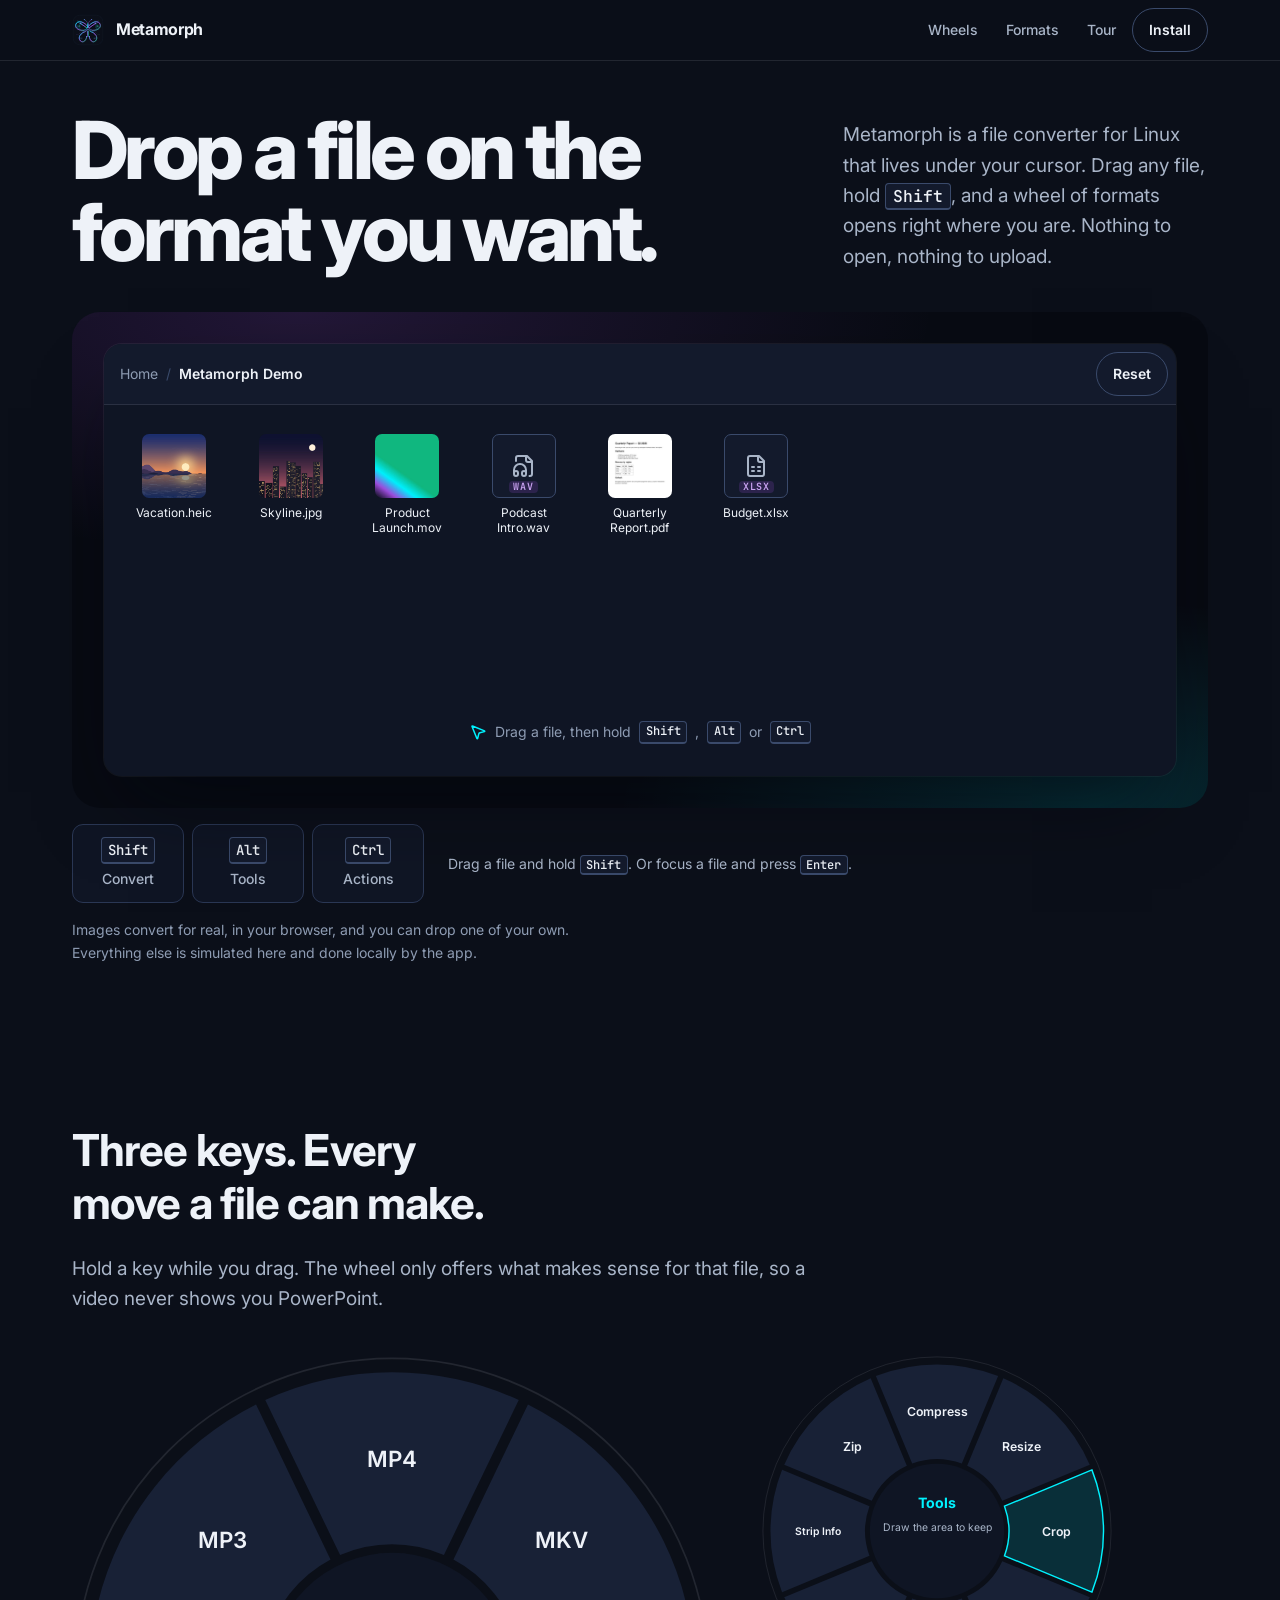
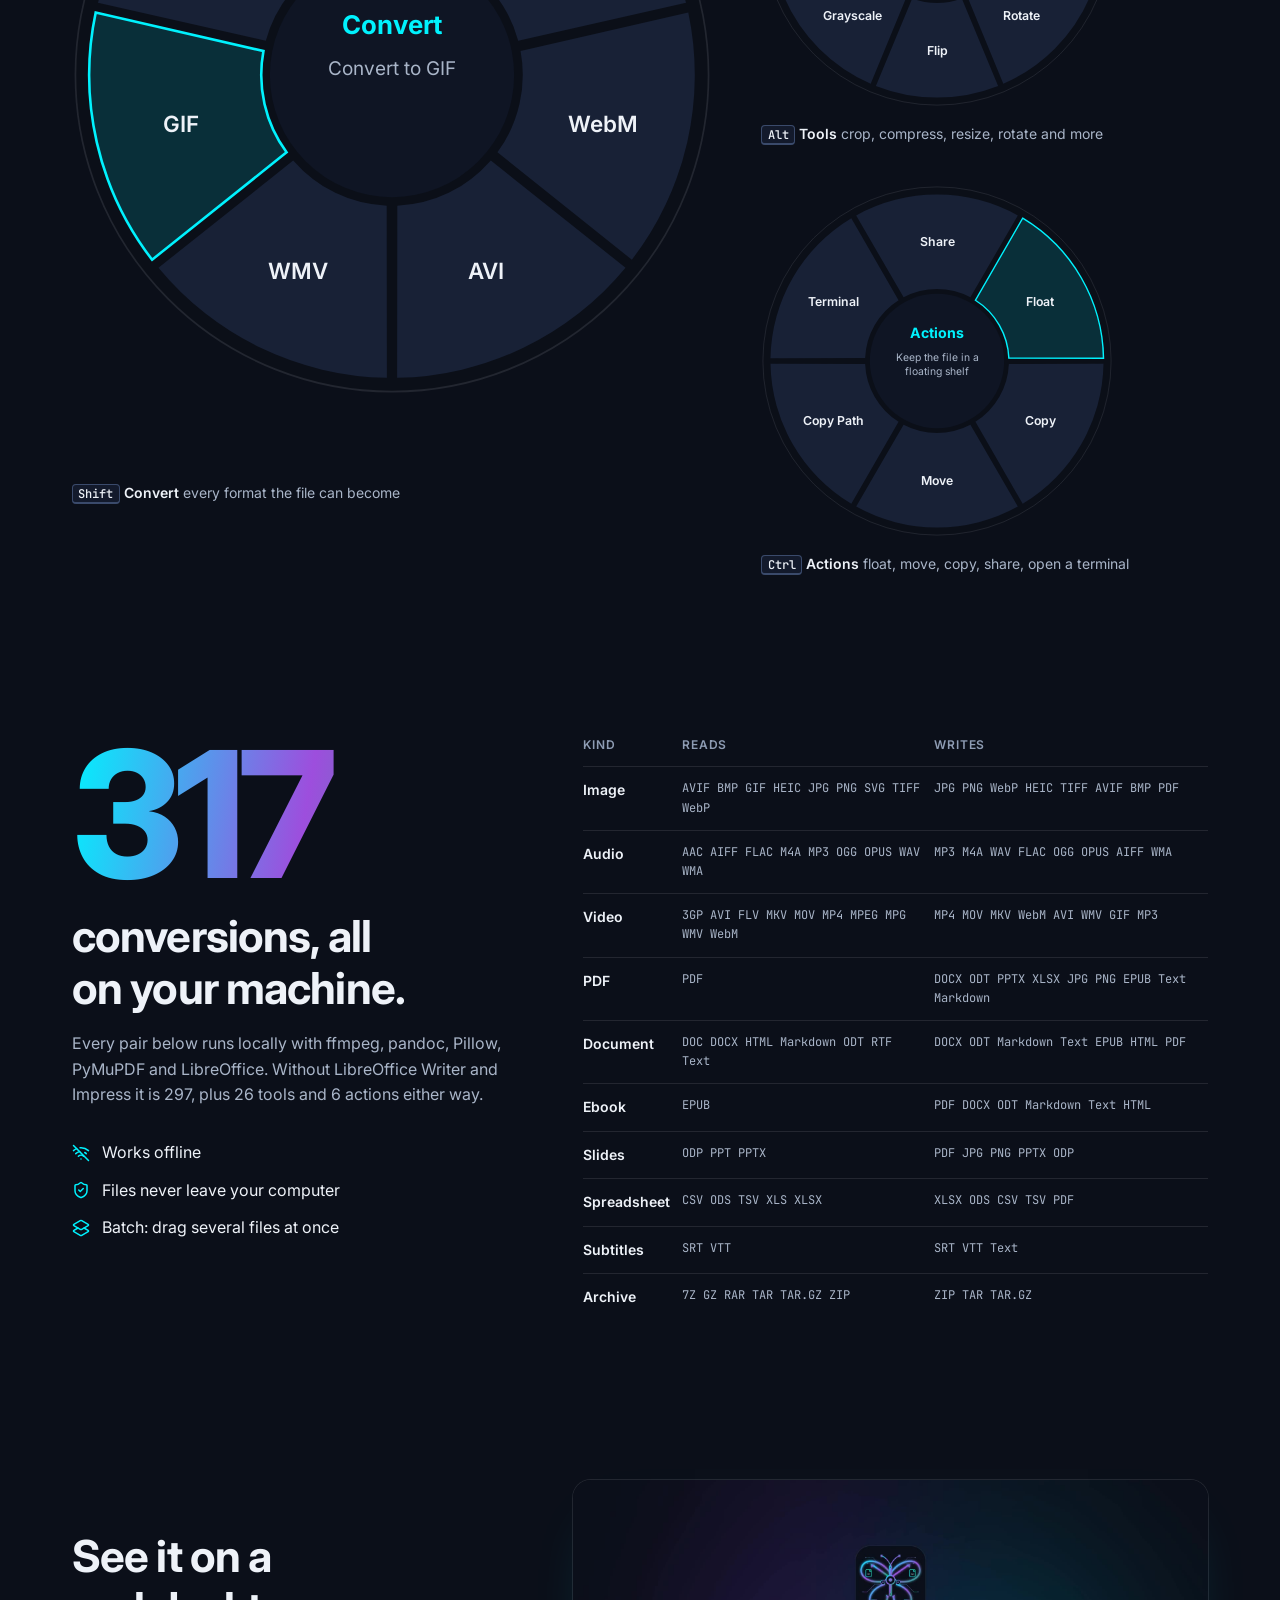
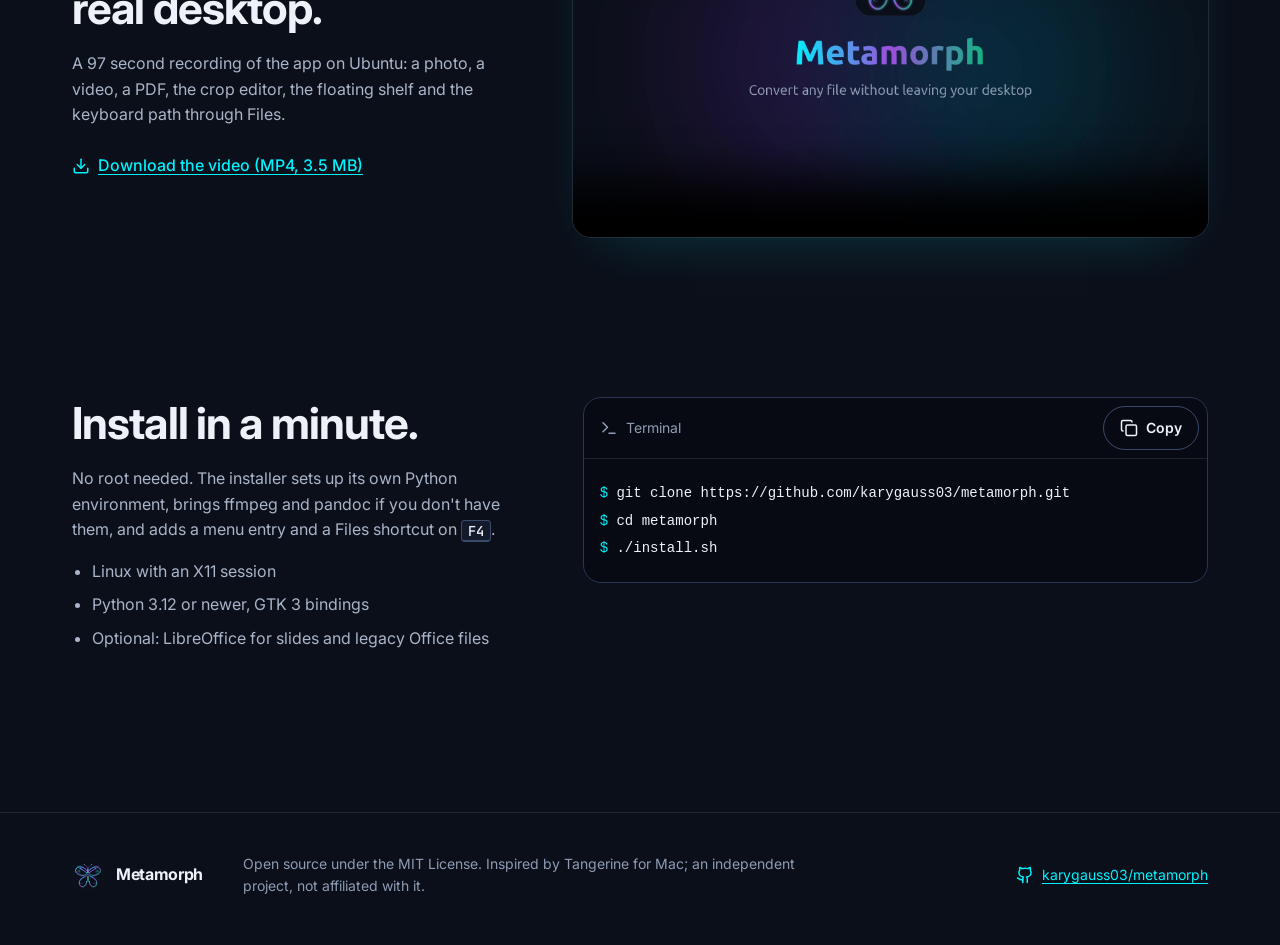
<file: index.html>
<!doctype html>
<html lang="en">
<head>
  <meta charset="utf-8">
  <meta name="viewport" content="width=device-width, initial-scale=1">
  <title>Metamorph: drag, hold a key, drop. A file converter for Linux.</title>
  <meta name="description" content="Metamorph converts files without leaving your desktop. Drag a file, hold Shift and drop it on the format you want. 317 conversions, 26 tools, fully offline. Try it in your browser.">
  <!-- ds-allow-hardcode: browsers read theme-color as a literal; mirrors --color-bg --><meta name="theme-color" content="#0b0f19">
  <meta property="og:title" content="Metamorph: drag, hold a key, drop">
  <meta property="og:description" content="A drag-and-drop file converter for Linux. Try the interactive demo in your browser.">
  <meta property="og:type" content="website">
  <meta property="og:url" content="https://karygauss03.github.io/metamorph/">
  <meta property="og:image" content="https://karygauss03.github.io/metamorph/assets/img/og.png">
  <meta property="og:image:width" content="1200">
  <meta property="og:image:height" content="630">
  <link rel="canonical" href="https://karygauss03.github.io/metamorph/">
  <meta name="twitter:card" content="summary_large_image">
  <link rel="icon" href="assets/img/logo.svg" type="image/svg+xml">
  <link rel="preconnect" href="https://fonts.googleapis.com">
  <link rel="preconnect" href="https://fonts.gstatic.com" crossorigin>
  <link rel="stylesheet" href="https://fonts.googleapis.com/css2?family=Inter:wght@400;500;600;700;800&family=JetBrains+Mono:wght@400;500;600&display=swap">
  <link rel="stylesheet" href="assets/css/tokens.css">
  <link rel="stylesheet" href="assets/css/site.css">
  <script defer src="assets/js/data.js"></script>
  <script defer src="assets/js/icons.js"></script>
  <script defer src="assets/js/wheel.js"></script>
  <script defer src="assets/js/main.js"></script>
</head>
<body>
  <a class="skip-link" href="#demo">Skip to the demo</a>

  <header class="nav">
    <div class="nav__inner">
      <a class="brand" href="#top" aria-label="Metamorph, back to top">
        <img src="assets/img/logo.svg" alt="" class="brand__logo" width="32" height="32">
        <span class="brand__name">Metamorph</span>
      </a>
      <nav aria-label="Sections">
        <ul class="nav__links">
          <li><a href="#wheels">Wheels</a></li>
          <li><a href="#formats">Formats</a></li>
          <li><a href="#tour">Tour</a></li>
          <li><a class="button button--ghost button--small" href="#install">Install</a></li>
        </ul>
      </nav>
    </div>
  </header>

  <main id="top">
    <section class="hero" aria-labelledby="hero-title">
      <div class="hero__copy">
        <h1 id="hero-title" class="display">Drop a file on the format you want.</h1>
        <p class="lead">Metamorph is a file converter for Linux that lives under your cursor. Drag any file, hold <kbd>Shift</kbd>, and a wheel of formats opens right where you are. Nothing to open, nothing to upload.</p>
      </div>

      <div class="demo" id="demo">
        <h2 class="visually-hidden">Interactive demo</h2>
        <div class="stage" id="stage">
          <div class="window" role="application" aria-roledescription="file manager demo" aria-describedby="demo-help">
            <div class="window__bar">
              <span class="window__crumb">Home</span>
              <span class="window__sep" aria-hidden="true">/</span>
              <span class="window__crumb window__crumb--current">Metamorph Demo</span>
              <button type="button" class="button button--ghost button--small window__reset" id="reset">Reset</button>
            </div>
            <ul class="files" id="files" aria-label="Files in Metamorph Demo"></ul>
            <p class="window__cue" id="window-cue" aria-hidden="true"><span data-icon="mouse-pointer-2"></span>Drag a file, then hold <kbd>Shift</kbd>, <kbd>Alt</kbd> or <kbd>Ctrl</kbd></p>
            <div class="dropzone-hint" id="dropzone-hint" hidden>
              Drop to add it to the folder, or hold <kbd>Shift</kbd> to open the wheel
            </div>
          </div>
          <div class="wheel-layer" id="wheel-layer" hidden></div>
          <ol class="toasts" id="toasts" aria-live="polite" aria-label="Jobs"></ol>
          <div class="shelf" id="shelf" hidden>
            <p class="shelf__title">Float</p>
            <ul class="shelf__items" id="shelf-items"></ul>
          </div>
        </div>

        <div class="controls">
          <div class="keys" role="group" aria-label="Wheel keys. On touch screens, tap one, then drag a file.">
            <button type="button" class="key" data-mode="convert" aria-pressed="false">
              <kbd class="key__cap">Shift</kbd><span class="key__label">Convert</span>
            </button>
            <button type="button" class="key" data-mode="tool" aria-pressed="false">
              <kbd class="key__cap">Alt</kbd><span class="key__label">Tools</span>
            </button>
            <button type="button" class="key" data-mode="action" aria-pressed="false">
              <kbd class="key__cap">Ctrl</kbd><span class="key__label">Actions</span>
            </button>
          </div>
          <p class="hint" id="demo-help" aria-live="polite">Drag a file and hold <kbd>Shift</kbd>. Or focus a file and press <kbd>Enter</kbd>.</p>
        </div>
        <p class="footnote">Images convert for real, in your browser, and you can drop one of your own. Everything else is simulated here and done locally by the app.</p>
      </div>
    </section>

    <section class="wheels" id="wheels" aria-labelledby="wheels-title">
      <div class="wheels__lead">
        <div class="wheels__intro">
          <h2 id="wheels-title" class="title">Three keys. Every move a file can make.</h2>
          <p class="body-lg">Hold a key while you drag. The wheel only offers what makes sense for that file, so a video never shows you PowerPoint.</p>
        </div>
        <figure class="wheel-figure wheel-figure--large">
          <div class="wheel-static" data-static-wheel="convert" data-file="Product Launch.mov"></div>
          <figcaption><kbd>Shift</kbd> <span class="figcaption__strong">Convert</span> every format the file can become</figcaption>
        </figure>
      </div>
      <div class="wheels__side">
        <figure class="wheel-figure">
          <div class="wheel-static" data-static-wheel="tool" data-file="Skyline.jpg"></div>
          <figcaption><kbd>Alt</kbd> <span class="figcaption__strong">Tools</span> crop, compress, resize, rotate and more</figcaption>
        </figure>
        <figure class="wheel-figure">
          <div class="wheel-static" data-static-wheel="action" data-file="Skyline.jpg"></div>
          <figcaption><kbd>Ctrl</kbd> <span class="figcaption__strong">Actions</span> float, move, copy, share, open a terminal</figcaption>
        </figure>
      </div>
    </section>

    <section class="formats" id="formats" aria-labelledby="formats-title">
      <div class="formats__figure">
        <p class="figure" aria-hidden="true" id="conversion-count">317</p>
        <h2 id="formats-title" class="title">conversions, all on your machine.</h2>
        <p class="body">Every pair below runs locally with ffmpeg, pandoc, Pillow, PyMuPDF and LibreOffice. <span id="count-note"></span></p>
        <ul class="facts">
          <li><span data-icon="wifi-off"></span>Works offline</li>
          <li><span data-icon="shield-check"></span>Files never leave your computer</li>
          <li><span data-icon="layers-2"></span>Batch: drag several files at once</li>
        </ul>
      </div>
      <div class="formats__table-wrap">
        <table class="formats__table">
          <caption class="visually-hidden">What Metamorph reads and writes</caption>
          <thead><tr><th scope="col">Kind</th><th scope="col">Reads</th><th scope="col">Writes</th></tr></thead>
          <tbody id="formats-body"></tbody>
        </table>
      </div>
    </section>

    <section class="tour" id="tour" aria-labelledby="tour-title">
      <div class="tour__copy">
        <h2 id="tour-title" class="title">See it on a real desktop.</h2>
        <p class="body">A 97 second recording of the app on Ubuntu: a photo, a video, a PDF, the crop editor, the floating shelf and the keyboard path through Files.</p>
        <a class="tour__download" href="assets/video/metamorph-demo.mp4" download><span data-icon="download"></span>Download the video (MP4, 3.5 MB)</a>
      </div>
      <div class="tour__media">
        <video controls preload="none" poster="assets/video/poster.jpg" width="1920" height="1080">
          <source src="assets/video/metamorph-demo.mp4" type="video/mp4">
        </video>
      </div>
    </section>

    <section class="install" id="install" aria-labelledby="install-title">
      <div class="install__copy">
        <h2 id="install-title" class="title">Install in a minute.</h2>
        <p class="body">No root needed. The installer sets up its own Python environment, brings ffmpeg and pandoc if you don't have them, and adds a menu entry and a Files shortcut on <kbd>F4</kbd>.</p>
        <ul class="requirements">
          <li>Linux with an X11 session</li>
          <li>Python 3.12 or newer, GTK 3 bindings</li>
          <li>Optional: LibreOffice for slides and legacy Office files</li>
        </ul>
      </div>
      <div class="terminal">
        <div class="terminal__bar">
          <span class="terminal__title"><span data-icon="terminal"></span>Terminal</span>
          <button type="button" class="button button--ghost button--small" id="copy-install" data-label="Copy">
            <span data-icon="copy"></span><span class="button__text">Copy</span>
          </button>
        </div>
        <pre class="terminal__body" id="install-commands"><code><span class="terminal__prompt">$</span> git clone https://github.com/karygauss03/metamorph.git
<span class="terminal__prompt">$</span> cd metamorph
<span class="terminal__prompt">$</span> ./install.sh</code></pre>
      </div>
    </section>
  </main>

  <footer class="footer">
    <div class="footer__inner">
      <div class="brand brand--footer">
        <img src="assets/img/logo.svg" alt="" class="brand__logo" width="32" height="32">
        <span class="brand__name">Metamorph</span>
      </div>
      <p class="footer__text">Open source under the MIT License. Inspired by Tangerine for Mac; an independent project, not affiliated with it.</p>
      <a class="footer__link" href="https://github.com/karygauss03/metamorph"><span data-icon="github"></span>karygauss03/metamorph</a>
    </div>
  </footer>
</body>
</html>
</file>
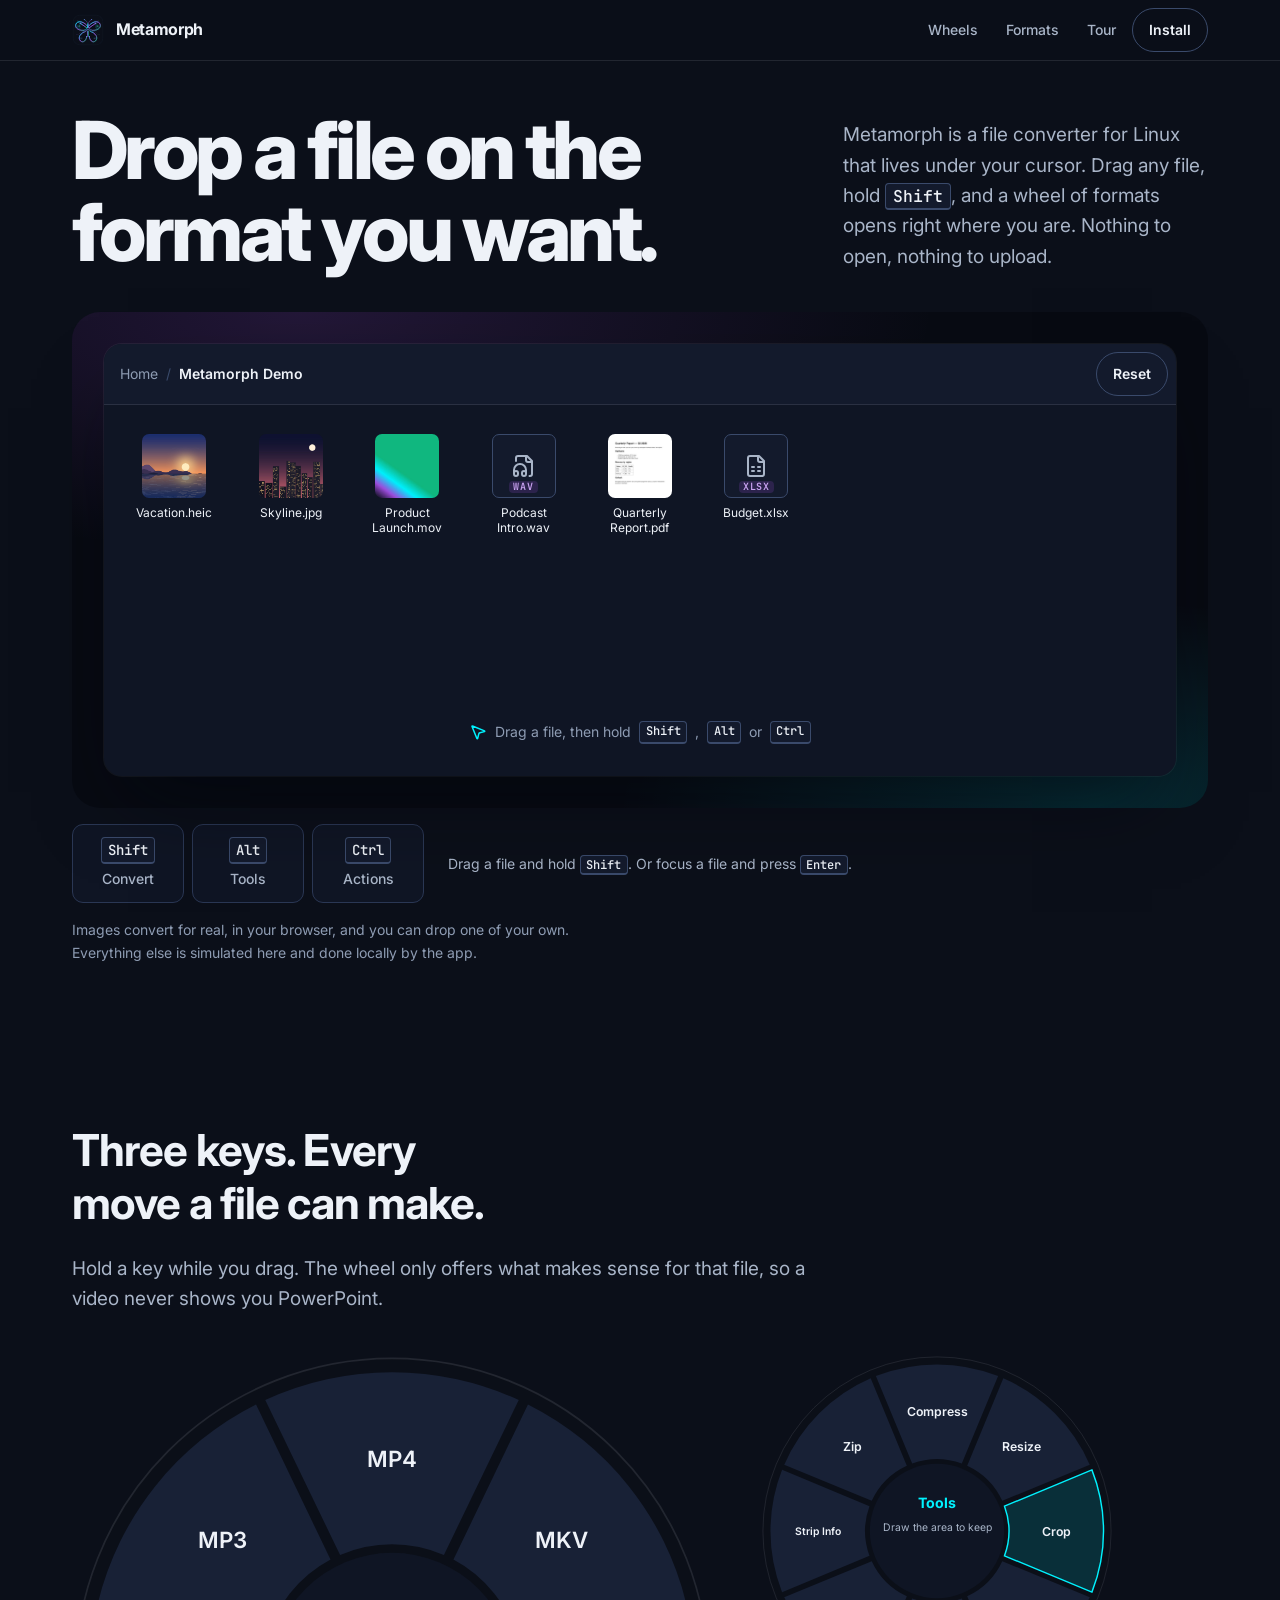
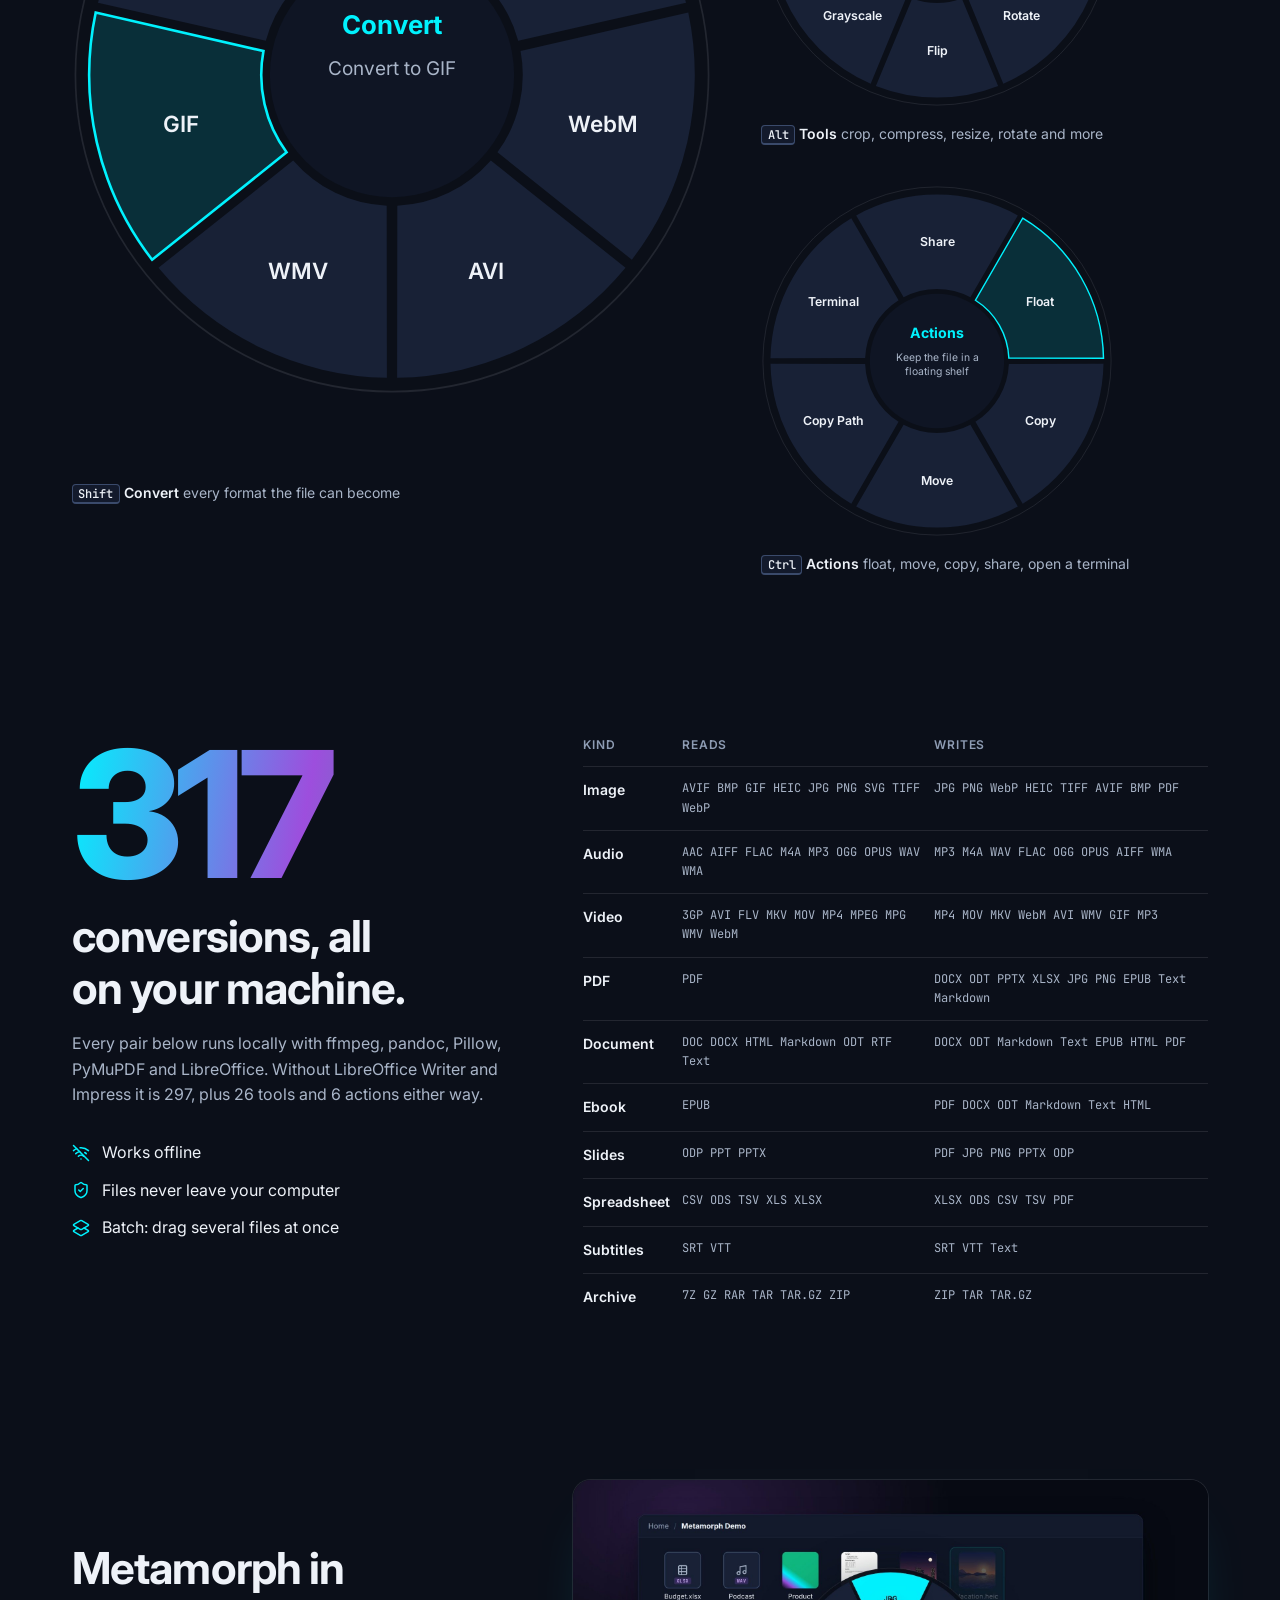
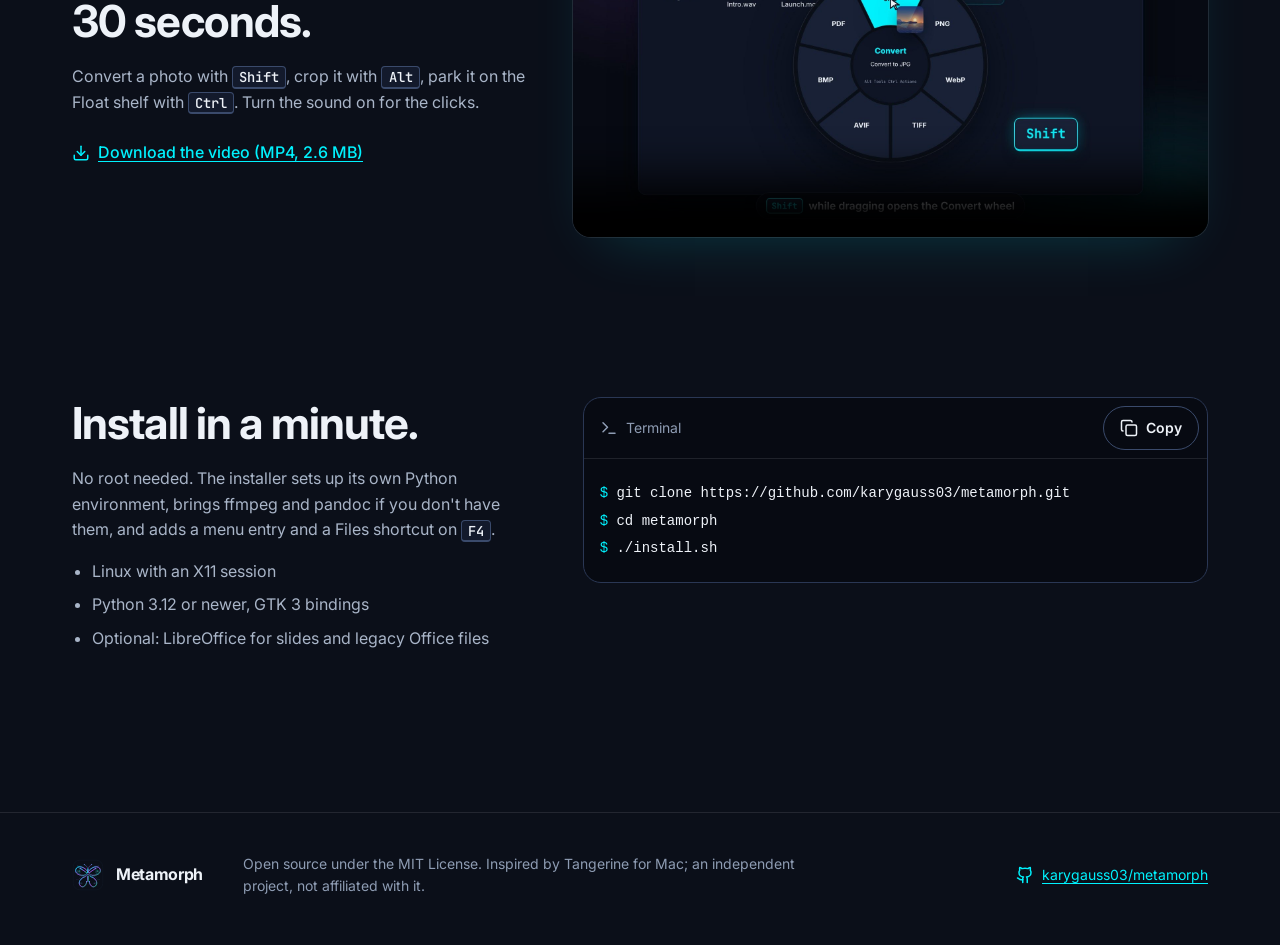
<file: site/index.html>
<!doctype html>
<html lang="en">
<head>
  <meta charset="utf-8">
  <meta name="viewport" content="width=device-width, initial-scale=1">
  <title>Metamorph: drag, hold a key, drop. A file converter for Linux.</title>
  <meta name="description" content="Metamorph converts files without leaving your desktop. Drag a file, hold Shift and drop it on the format you want. 317 conversions, 26 tools, fully offline. Try it in your browser.">
  <!-- ds-allow-hardcode: browsers read theme-color as a literal; mirrors --color-bg --><meta name="theme-color" content="#0b0f19">
  <meta property="og:title" content="Metamorph: drag, hold a key, drop">
  <meta property="og:description" content="A drag-and-drop file converter for Linux. Try the interactive demo in your browser.">
  <meta property="og:type" content="website">
  <meta property="og:url" content="https://karygauss03.github.io/metamorph/">
  <meta property="og:image" content="https://karygauss03.github.io/metamorph/assets/img/og.png">
  <meta property="og:image:width" content="1200">
  <meta property="og:image:height" content="630">
  <link rel="canonical" href="https://karygauss03.github.io/metamorph/">
  <meta name="twitter:card" content="summary_large_image">
  <link rel="icon" href="assets/img/logo.svg" type="image/svg+xml">
  <link rel="preconnect" href="https://fonts.googleapis.com">
  <link rel="preconnect" href="https://fonts.gstatic.com" crossorigin>
  <link rel="stylesheet" href="https://fonts.googleapis.com/css2?family=Inter:wght@400;500;600;700;800&family=JetBrains+Mono:wght@400;500;600&display=swap">
  <link rel="stylesheet" href="assets/css/tokens.css">
  <link rel="stylesheet" href="assets/css/site.css">
  <script defer src="assets/js/data.js"></script>
  <script defer src="assets/js/icons.js"></script>
  <script defer src="assets/js/wheel.js"></script>
  <script defer src="assets/js/main.js"></script>
</head>
<body>
  <a class="skip-link" href="#demo">Skip to the demo</a>

  <header class="nav">
    <div class="nav__inner">
      <a class="brand" href="#top" aria-label="Metamorph, back to top">
        <img src="assets/img/logo.svg" alt="" class="brand__logo" width="32" height="32">
        <span class="brand__name">Metamorph</span>
      </a>
      <nav aria-label="Sections">
        <ul class="nav__links">
          <li><a href="#wheels">Wheels</a></li>
          <li><a href="#formats">Formats</a></li>
          <li><a href="#tour">Tour</a></li>
          <li><a class="button button--ghost button--small" href="#install">Install</a></li>
        </ul>
      </nav>
    </div>
  </header>

  <main id="top">
    <section class="hero" aria-labelledby="hero-title">
      <div class="hero__copy">
        <h1 id="hero-title" class="display">Drop a file on the format you want.</h1>
        <p class="lead">Metamorph is a file converter for Linux that lives under your cursor. Drag any file, hold <kbd>Shift</kbd>, and a wheel of formats opens right where you are. Nothing to open, nothing to upload.</p>
      </div>

      <div class="demo" id="demo">
        <h2 class="visually-hidden">Interactive demo</h2>
        <div class="stage" id="stage">
          <div class="window" role="application" aria-roledescription="file manager demo" aria-describedby="demo-help">
            <div class="window__bar">
              <span class="window__crumb">Home</span>
              <span class="window__sep" aria-hidden="true">/</span>
              <span class="window__crumb window__crumb--current">Metamorph Demo</span>
              <button type="button" class="button button--ghost button--small window__reset" id="reset">Reset</button>
            </div>
            <ul class="files" id="files" aria-label="Files in Metamorph Demo"></ul>
            <p class="window__cue" id="window-cue" aria-hidden="true"><span data-icon="mouse-pointer-2"></span>Drag a file, then hold <kbd>Shift</kbd>, <kbd>Alt</kbd> or <kbd>Ctrl</kbd></p>
            <div class="dropzone-hint" id="dropzone-hint" hidden>
              Drop to add it to the folder, or hold <kbd>Shift</kbd> to open the wheel
            </div>
          </div>
          <div class="wheel-layer" id="wheel-layer" hidden></div>
          <ol class="toasts" id="toasts" aria-live="polite" aria-label="Jobs"></ol>
          <div class="shelf" id="shelf" hidden>
            <p class="shelf__title">Float</p>
            <ul class="shelf__items" id="shelf-items"></ul>
          </div>
        </div>

        <div class="controls">
          <div class="keys" role="group" aria-label="Wheel keys. On touch screens, tap one, then drag a file.">
            <button type="button" class="key" data-mode="convert" aria-pressed="false">
              <kbd class="key__cap">Shift</kbd><span class="key__label">Convert</span>
            </button>
            <button type="button" class="key" data-mode="tool" aria-pressed="false">
              <kbd class="key__cap">Alt</kbd><span class="key__label">Tools</span>
            </button>
            <button type="button" class="key" data-mode="action" aria-pressed="false">
              <kbd class="key__cap">Ctrl</kbd><span class="key__label">Actions</span>
            </button>
          </div>
          <p class="hint" id="demo-help" aria-live="polite">Drag a file and hold <kbd>Shift</kbd>. Or focus a file and press <kbd>Enter</kbd>.</p>
        </div>
        <p class="footnote">Images convert for real, in your browser, and you can drop one of your own. Everything else is simulated here and done locally by the app.</p>
      </div>
    </section>

    <section class="wheels" id="wheels" aria-labelledby="wheels-title">
      <div class="wheels__lead">
        <div class="wheels__intro">
          <h2 id="wheels-title" class="title">Three keys. Every move a file can make.</h2>
          <p class="body-lg">Hold a key while you drag. The wheel only offers what makes sense for that file, so a video never shows you PowerPoint.</p>
        </div>
        <figure class="wheel-figure wheel-figure--large">
          <div class="wheel-static" data-static-wheel="convert" data-file="Product Launch.mov"></div>
          <figcaption><kbd>Shift</kbd> <span class="figcaption__strong">Convert</span> every format the file can become</figcaption>
        </figure>
      </div>
      <div class="wheels__side">
        <figure class="wheel-figure">
          <div class="wheel-static" data-static-wheel="tool" data-file="Skyline.jpg"></div>
          <figcaption><kbd>Alt</kbd> <span class="figcaption__strong">Tools</span> crop, compress, resize, rotate and more</figcaption>
        </figure>
        <figure class="wheel-figure">
          <div class="wheel-static" data-static-wheel="action" data-file="Skyline.jpg"></div>
          <figcaption><kbd>Ctrl</kbd> <span class="figcaption__strong">Actions</span> float, move, copy, share, open a terminal</figcaption>
        </figure>
      </div>
    </section>

    <section class="formats" id="formats" aria-labelledby="formats-title">
      <div class="formats__figure">
        <p class="figure" aria-hidden="true" id="conversion-count">317</p>
        <h2 id="formats-title" class="title">conversions, all on your machine.</h2>
        <p class="body">Every pair below runs locally with ffmpeg, pandoc, Pillow, PyMuPDF and LibreOffice. <span id="count-note"></span></p>
        <ul class="facts">
          <li><span data-icon="wifi-off"></span>Works offline</li>
          <li><span data-icon="shield-check"></span>Files never leave your computer</li>
          <li><span data-icon="layers-2"></span>Batch: drag several files at once</li>
        </ul>
      </div>
      <div class="formats__table-wrap">
        <table class="formats__table">
          <caption class="visually-hidden">What Metamorph reads and writes</caption>
          <thead><tr><th scope="col">Kind</th><th scope="col">Reads</th><th scope="col">Writes</th></tr></thead>
          <tbody id="formats-body"></tbody>
        </table>
      </div>
    </section>

    <section class="tour" id="tour" aria-labelledby="tour-title">
      <div class="tour__copy">
        <h2 id="tour-title" class="title">Metamorph in 30 seconds.</h2>
        <p class="body">Convert a photo with <kbd>Shift</kbd>, crop it with <kbd>Alt</kbd>, park it on the Float shelf with <kbd>Ctrl</kbd>. Turn the sound on for the clicks.</p>
        <a class="tour__download" href="assets/video/metamorph-demo-30s.mp4" download><span data-icon="download"></span>Download the video (MP4, 2.6 MB)</a>
      </div>
      <div class="tour__media">
        <video controls preload="none" poster="assets/video/poster-30s.jpg" width="1920" height="1080">
          <source src="assets/video/metamorph-demo-30s.mp4" type="video/mp4">
        </video>
      </div>
    </section>

    <section class="install" id="install" aria-labelledby="install-title">
      <div class="install__copy">
        <h2 id="install-title" class="title">Install in a minute.</h2>
        <p class="body">No root needed. The installer sets up its own Python environment, brings ffmpeg and pandoc if you don't have them, and adds a menu entry and a Files shortcut on <kbd>F4</kbd>.</p>
        <ul class="requirements">
          <li>Linux with an X11 session</li>
          <li>Python 3.12 or newer, GTK 3 bindings</li>
          <li>Optional: LibreOffice for slides and legacy Office files</li>
        </ul>
      </div>
      <div class="terminal">
        <div class="terminal__bar">
          <span class="terminal__title"><span data-icon="terminal"></span>Terminal</span>
          <button type="button" class="button button--ghost button--small" id="copy-install" data-label="Copy">
            <span data-icon="copy"></span><span class="button__text">Copy</span>
          </button>
        </div>
        <pre class="terminal__body" id="install-commands"><code><span class="terminal__prompt">$</span> git clone https://github.com/karygauss03/metamorph.git
<span class="terminal__prompt">$</span> cd metamorph
<span class="terminal__prompt">$</span> ./install.sh</code></pre>
      </div>
    </section>
  </main>

  <footer class="footer">
    <div class="footer__inner">
      <div class="brand brand--footer">
        <img src="assets/img/logo.svg" alt="" class="brand__logo" width="32" height="32">
        <span class="brand__name">Metamorph</span>
      </div>
      <p class="footer__text">Open source under the MIT License. Inspired by Tangerine for Mac; an independent project, not affiliated with it.</p>
      <a class="footer__link" href="https://github.com/karygauss03/metamorph"><span data-icon="github"></span>karygauss03/metamorph</a>
    </div>
  </footer>
</body>
</html>
</file>
<file: assets/css/tokens.css>
/* Metamorph site tokens: the only place raw values live.
   Primitives are named by what they are; semantic tokens by what they are for.
   Components read semantic tokens only. */

:root {
  color-scheme: dark;

  /* ---- primitives: color ---- */
  --navy-975: #070a12;
  --navy-950: #0b0f19;
  --navy-900: #0f1524;
  --navy-850: #131a2c;
  --navy-800: #182136;
  --navy-750: #1e2942;
  --navy-700: #2a3754;
  --navy-600: #3a4a6b;
  --ink-50: #eef2f8;
  --ink-200: #c6cfdd;
  --ink-300: #a9b5c8;
  --ink-400: #8e9cb3;
  --cyan-300: #7af8fe;
  --cyan-400: #00f2fe;
  --cyan-500: #00d4de;
  --cyan-950: #03161c;
  --violet-300: #c9a2f0;
  --violet-500: #9d4edd;
  --green-300: #6ee7b7;
  --green-500: #10b981;
  --red-300: #fca5a5;
  --white-a06: rgb(238 242 248 / 0.06);
  --white-a10: rgb(238 242 248 / 0.1);
  --navy-a72: rgb(7 10 18 / 0.72);
  --navy-a92: rgb(11 15 25 / 0.94);
  --cyan-a14: rgb(0 242 254 / 0.14);
  --cyan-a30: rgb(0 242 254 / 0.3);
  --violet-a18: rgb(157 78 221 / 0.18);

  /* ---- semantic: color ---- */
  --color-bg: var(--navy-950);
  --color-bg-deep: var(--navy-975);
  --color-surface: var(--navy-900);
  --color-surface-raised: var(--navy-850);
  --color-surface-hover: var(--navy-800);
  --color-surface-pressed: var(--navy-750);
  --color-border: var(--navy-700);
  --color-border-strong: var(--navy-600);
  --color-text: var(--ink-50);
  --color-text-muted: var(--ink-300);
  --color-text-subtle: var(--ink-400);
  --color-primary: var(--cyan-400);
  --color-primary-hover: var(--cyan-300);
  --color-primary-pressed: var(--cyan-500);
  --color-on-primary: var(--cyan-950);
  --color-primary-tint: var(--cyan-a14);
  --color-accent: var(--violet-500);
  --color-accent-text: var(--violet-300);
  --color-accent-tint: var(--violet-a18);
  --color-success: var(--green-500);
  --color-success-text: var(--green-300);
  --color-error-text: var(--red-300);
  --color-focus-ring: var(--cyan-300);
  --color-scrim: var(--navy-a72);
  --color-hud: var(--navy-a92);
  --color-hairline: var(--white-a10);
  --color-wash: var(--white-a06);
  --color-glow: var(--cyan-a30);
  --gradient-brand: linear-gradient(100deg, var(--cyan-400) 0%, var(--violet-500) 52%, var(--green-500) 100%);

  /* ---- typography ---- */
  --font-sans: "Inter", "Ubuntu Sans", system-ui, -apple-system, "Segoe UI", sans-serif;
  --font-mono: "JetBrains Mono", "Ubuntu Mono", ui-monospace, monospace;
  --text-xs: 0.75rem;
  --text-sm: 0.875rem;
  --text-base: 1rem;
  --text-lg: 1.1875rem;
  --text-xl: 1.5rem;
  --text-2xl: clamp(1.75rem, 1.2rem + 2.2vw, 2.5rem);
  --text-3xl: clamp(2rem, 1.4rem + 2.4vw, 2.75rem);
  --text-display: clamp(2.75rem, 1.4rem + 4.6vw, 5rem);
  --text-figure: clamp(4rem, 1.5rem + 13vw, 11rem);
  --leading-tight: 1.02;
  --leading-snug: 1.2;
  --leading-body: 1.6;
  --tracking-display: -0.045em;
  --tracking-tight: -0.02em;
  --tracking-caps: 0.08em;
  --weight-regular: 400;
  --weight-medium: 500;
  --weight-semibold: 600;
  --weight-bold: 700;
  --weight-black: 800;
  --measure-display: 20ch;
  --measure-body: 62ch;

  /* ---- space: 4px rhythm ---- */
  --space-1: 0.25rem;
  --space-2: 0.5rem;
  --space-3: 0.75rem;
  --space-4: 1rem;
  --space-5: 1.25rem;
  --space-6: 1.5rem;
  --space-8: 2rem;
  --space-10: 2.5rem;
  --space-12: 3rem;
  --space-16: 4rem;
  --space-20: 5rem;
  --space-gutter: 1rem;
  --space-section: clamp(5rem, 3rem + 9vw, 10rem);
  --page-max: 75rem;

  /* ---- shape ---- */
  --radius-xs: 4px;
  --radius-sm: 7px;
  --radius-md: 11px;
  --radius-lg: 18px;
  --radius-xl: 28px;
  --radius-pill: 999px;
  --border-hairline: 1px;
  --border-strong: 2px;
  --focus-width: 3px;
  --focus-offset: 2px;

  /* ---- elevation: used rarely ---- */
  --shadow-window: 0 40px 80px -24px rgb(2 5 12 / 0.55), 0 0 0 1px var(--white-a06);
  --shadow-overlay: 0 18px 48px -12px rgb(2 5 12 / 0.5);
  --shadow-media: 0 24px 60px -30px rgb(0 242 254 / 0.22), 0 0 0 1px var(--white-a10);
  --shadow-glow: 0 0 0 1px var(--cyan-a30), 0 0 32px -6px var(--cyan-a30);

  /* ---- sizes ---- */
  --size-touch: 44px;
  --size-icon: 1.125rem;
  --size-icon-lg: 1.5rem;
  --size-file: 5.75rem;
  --size-thumb: 3.5rem;
  --size-ghost: 3rem;
  --size-wheel: min(90vw, 26rem);
  --size-toast: min(86vw, 20rem);
  --size-stage-min: 30rem;
  --size-logo: 2rem;

  /* ---- motion ---- */
  --dur-instant: 80ms;
  --dur-fast: 140ms;
  --dur-base: 220ms;
  --dur-slow: 420ms;
  --ease-out: cubic-bezier(0.2, 0.8, 0.2, 1);
  --ease-spring: cubic-bezier(0.34, 1.4, 0.64, 1);
  --ease-in-out: cubic-bezier(0.65, 0, 0.35, 1);

  --z-wheel: 30;
  --z-dialog: 40;
  --z-ghost: 50;
  --z-nav: 60;
}

@media (min-width: 48rem) {
  :root {
    --space-gutter: 2rem;
    --size-file: 6.5rem;
    --size-thumb: 4rem;
  }
}

@media (prefers-reduced-motion: reduce) {
  :root {
    --dur-instant: 0ms;
    --dur-fast: 0ms;
    --dur-base: 0ms;
    --dur-slow: 0ms;
  }
}
</file>
<file: assets/css/site.css>
/* Metamorph site. Mobile is the base; wider layouts are layered on with min-width.
   Every value comes from tokens.css. */

/* ---------- base ---------- */
*,
*::before,
*::after { box-sizing: border-box; }

html { scroll-behavior: smooth; scroll-padding-top: var(--space-20); }

body {
  margin: 0;
  background: var(--color-bg);
  color: var(--color-text);
  font-family: var(--font-sans);
  font-size: var(--text-base);
  line-height: var(--leading-body);
  -webkit-font-smoothing: antialiased;
  text-rendering: optimizeLegibility;
}

img, svg, video { display: block; max-width: 100%; }

a { color: var(--color-primary); text-underline-offset: 0.2em; }
a:hover { color: var(--color-primary-hover); }

:focus-visible {
  outline: var(--focus-width) solid var(--color-focus-ring);
  outline-offset: var(--focus-offset);
  border-radius: var(--radius-xs);
}

kbd {
  font-family: var(--font-mono);
  font-size: 0.86em;
  font-weight: var(--weight-medium);
  padding: 0.05em 0.45em;
  border: var(--border-hairline) solid var(--color-border-strong);
  border-bottom-width: var(--border-strong);
  border-radius: var(--radius-xs);
  background: var(--color-surface-raised);
  color: var(--color-text);
  white-space: nowrap;
}

.visually-hidden {
  position: absolute !important;
  width: 1px; height: 1px;
  margin: -1px; padding: 0; border: 0;
  overflow: hidden; clip: rect(0 0 0 0); white-space: nowrap;
}

.skip-link {
  position: absolute; left: var(--space-4); top: calc(-1 * var(--space-20));
  z-index: var(--z-nav);
  padding: var(--space-2) var(--space-4);
  background: var(--color-primary); color: var(--color-on-primary);
  border-radius: var(--radius-sm); font-weight: var(--weight-semibold);
}
.skip-link:focus { top: var(--space-4); }

.icon { width: var(--size-icon); height: var(--size-icon); flex: none; }

/* ---------- type ---------- */
/* At the narrowest widths a single long word can exceed the column: hyphenate rather than overflow. */
.display, .title { hyphens: auto; overflow-wrap: break-word; }
.display {
  margin: 0;
  max-width: var(--measure-display);
  font-size: var(--text-display);
  font-weight: var(--weight-black);
  line-height: var(--leading-tight);
  letter-spacing: var(--tracking-display);
  text-wrap: balance;
}
.title {
  margin: 0;
  max-width: 20ch;
  font-size: var(--text-3xl);
  font-weight: var(--weight-bold);
  line-height: var(--leading-snug);
  letter-spacing: var(--tracking-tight);
  text-wrap: balance;
}
.lead, .body-lg {
  margin: 0;
  max-width: var(--measure-body);
  font-size: var(--text-lg);
  color: var(--color-text-muted);
}
.body { margin: 0; max-width: var(--measure-body); color: var(--color-text-muted); }

/* ---------- buttons: default, hover, focus, active, disabled, loading, selected ---------- */
.button {
  display: inline-flex; align-items: center; justify-content: center; gap: var(--space-2);
  min-height: var(--size-touch);
  padding: var(--space-2) var(--space-5);
  border: var(--border-hairline) solid transparent;
  border-radius: var(--radius-pill);
  background: var(--color-primary);
  color: var(--color-on-primary);
  font: inherit; font-weight: var(--weight-semibold); text-decoration: none;
  cursor: pointer;
  transition: background-color var(--dur-fast) var(--ease-out), color var(--dur-fast) var(--ease-out),
              border-color var(--dur-fast) var(--ease-out), transform var(--dur-instant) var(--ease-out);
}
.button:hover { background: var(--color-primary-hover); color: var(--color-on-primary); }
.button:active { background: var(--color-primary-pressed); transform: translateY(1px); }
.button:disabled, .button[aria-disabled="true"] { opacity: 0.45; cursor: not-allowed; transform: none; }
.button[aria-busy="true"] { cursor: progress; }
.button--ghost {
  background: transparent; color: var(--color-text); border-color: var(--color-border-strong);
}
.button--ghost:hover { background: var(--color-surface-hover); color: var(--color-text); border-color: var(--color-text-subtle); }
.button--ghost:active { background: var(--color-surface-pressed); }
.button--ghost[aria-pressed="true"], .button--ghost.is-done {
  border-color: var(--color-success); color: var(--color-success-text);
}
.button--small { min-height: var(--size-touch); padding: var(--space-1) var(--space-4); font-size: var(--text-sm); }
.button .icon { width: var(--size-icon); height: var(--size-icon); }

/* ---------- nav ---------- */
.nav {
  position: sticky; top: 0; z-index: var(--z-nav);
  background: var(--color-hud);
  border-bottom: var(--border-hairline) solid var(--color-hairline);
  backdrop-filter: blur(12px); /* ds-allow-hardcode: the one glass surface on the page */
}
.nav__inner {
  display: flex; align-items: center; justify-content: space-between; gap: var(--space-4);
  max-width: var(--page-max); margin: 0 auto;
  padding: var(--space-2) var(--space-gutter);
}
.brand { display: inline-flex; align-items: center; gap: var(--space-3); color: var(--color-text); text-decoration: none; }
.brand:hover { color: var(--color-text); }
.brand__logo { width: var(--size-logo); height: var(--size-logo); }
.brand__name { font-weight: var(--weight-bold); letter-spacing: var(--tracking-tight); }
.nav__links { display: flex; align-items: center; gap: var(--space-1); margin: 0; padding: 0; list-style: none; }
.nav__links li:not(:last-child) { display: none; }
.nav__links a:not(.button) {
  display: inline-flex; align-items: center; min-height: var(--size-touch);
  padding: 0 var(--space-3); border-radius: var(--radius-sm);
  color: var(--color-text-muted); text-decoration: none; font-size: var(--text-sm); font-weight: var(--weight-medium);
}
.nav__links a:not(.button):hover { color: var(--color-text); background: var(--color-surface-hover); }
.nav__links a:not(.button):active { background: var(--color-surface-pressed); }

/* ---------- sections ---------- */
main > section {
  max-width: var(--page-max); margin: 0 auto;
  padding: var(--space-section) var(--space-gutter) 0;
}

/* ---------- hero + demo ---------- */
.hero { display: grid; grid-template-columns: minmax(0, 1fr); gap: var(--space-10); padding-top: var(--space-12) !important; }
.hero__copy { display: grid; gap: var(--space-6); }

.demo { display: grid; grid-template-columns: minmax(0, 1fr); gap: var(--space-4); }

.stage {
  --stage-pad: var(--space-3);
  position: relative;
  isolation: isolate;
  border-radius: var(--radius-xl);
  background:
    radial-gradient(80% 70% at 20% 0%, var(--color-accent-tint), transparent 70%),
    radial-gradient(60% 60% at 90% 100%, var(--color-primary-tint), transparent 70%),
    var(--color-bg-deep);
  padding: var(--stage-pad);
  user-select: none;
  -webkit-user-select: none;
}

.window {
  position: relative;
  display: flex; flex-direction: column;
  min-height: var(--size-stage-min);
  border-radius: var(--radius-lg);
  background: var(--color-surface);
  box-shadow: var(--shadow-window);
  overflow: hidden;
}
.window__bar {
  display: flex; flex-wrap: wrap; align-items: center; gap: var(--space-2);
  padding: var(--space-2) var(--space-2) var(--space-2) var(--space-4);
  border-bottom: var(--border-hairline) solid var(--color-hairline);
  background: var(--color-surface-raised);
  font-size: var(--text-sm);
}
.window__crumb { color: var(--color-text-subtle); }
.window__crumb--current { color: var(--color-text); font-weight: var(--weight-semibold); }
.window__sep { color: var(--color-border-strong); }
.window__reset { margin-left: auto; }

.files {
  display: grid;
  grid-template-columns: repeat(auto-fill, minmax(var(--size-file), 1fr));
  align-content: start;
  gap: var(--space-2);
  margin: 0; padding: var(--space-4);
  list-style: none;
  flex: 1;
}

/* file: default, hover, focus, active, selected, dragging, new, disabled */
.file {
  display: grid; justify-items: center; gap: var(--space-2);
  width: 100%;
  padding: var(--space-3) var(--space-1);
  border: var(--border-hairline) solid transparent;
  border-radius: var(--radius-md);
  background: transparent;
  color: var(--color-text);
  font: inherit; font-size: var(--text-xs); line-height: var(--leading-snug);
  text-align: center;
  cursor: grab;
  touch-action: none;
  transition: background-color var(--dur-fast) var(--ease-out), border-color var(--dur-fast) var(--ease-out),
              opacity var(--dur-fast) var(--ease-out);
}
.file:hover { background: var(--color-surface-hover); }
.file:active { cursor: grabbing; background: var(--color-surface-pressed); }
.file:focus-visible { outline-offset: 0; }
.file[data-selected="true"] { background: var(--color-surface-pressed); border-color: var(--color-primary); }
.file.is-dragging { opacity: 0.35; }
.file:disabled { opacity: 0.45; cursor: not-allowed; }
.file__thumb {
  display: grid; place-items: center;
  width: var(--size-thumb); height: var(--size-thumb);
  border-radius: var(--radius-sm);
  overflow: hidden;
}
.file__thumb img { width: 100%; height: 100%; object-fit: cover; }
.file__thumb--doc {
  position: relative;
  border: var(--border-hairline) solid var(--color-border-strong);
  background: var(--color-surface-raised);
  color: var(--color-text-muted);
}
.file__thumb--doc .icon { width: var(--size-icon-lg); height: var(--size-icon-lg); }
.file__badge {
  position: absolute; bottom: var(--space-1);
  padding: 0 var(--space-1);
  border-radius: var(--radius-xs);
  background: var(--color-accent-tint);
  color: var(--color-accent-text);
  font-family: var(--font-mono); font-size: 0.625rem; font-weight: var(--weight-semibold);
  letter-spacing: var(--tracking-caps); text-transform: uppercase;
}
.file__name { max-width: 100%; overflow-wrap: anywhere; }
.file--new { animation: file-in var(--dur-slow) var(--ease-spring); }
@keyframes file-in {
  from { opacity: 0; transform: scale(0.6); }
  to { opacity: 1; transform: scale(1); }
}

.window__cue {
  display: flex; flex-wrap: wrap; align-items: center; justify-content: center; gap: var(--space-2);
  max-width: var(--measure-body);
  margin: auto auto var(--space-8);
  padding: 0 var(--space-4);
  color: var(--color-text-subtle); font-size: var(--text-sm); text-align: center;
  pointer-events: none;
}
.window__cue .icon { color: var(--color-primary); }
.dropzone-hint {
  position: absolute; inset: auto var(--space-4) var(--space-4);
  padding: var(--space-3) var(--space-4);
  border: var(--border-strong) dashed var(--color-glow);
  border-radius: var(--radius-md);
  background: var(--color-hud);
  color: var(--color-text-muted); font-size: var(--text-sm); text-align: center;
}

/* ghost that follows the pointer while dragging */
.ghost {
  position: fixed; left: 0; top: 0; z-index: var(--z-ghost);
  width: var(--size-ghost); height: var(--size-ghost);
  border-radius: var(--radius-sm);
  overflow: hidden;
  pointer-events: none;
  box-shadow: var(--shadow-overlay);
  /* like a desktop drag icon: beside the cursor, never covering what it points at */
  transform: translate(var(--space-3), var(--space-3));
  opacity: 0.9;
}
.ghost img { width: 100%; height: 100%; object-fit: cover; }
.ghost .file__thumb { width: 100%; height: 100%; }

.is-wheel-open .ghost { opacity: 0.25; }

/* ---------- the wheel ---------- */
.wheel-layer { position: absolute; inset: 0; z-index: var(--z-wheel); pointer-events: none; }
.wheel {
  position: absolute;
  width: var(--size-wheel); height: var(--size-wheel);
  transform: translate(-50%, -50%);
  animation: wheel-in var(--dur-base) var(--ease-spring);
}
.wheel:focus { outline: none; }
.wheel:focus-visible .wheel__rim { stroke: var(--color-focus-ring); stroke-width: 3; }
@keyframes wheel-in {
  from { opacity: 0; transform: translate(-50%, -50%) scale(0.82); }
  to { opacity: 1; transform: translate(-50%, -50%) scale(1); }
}
.wheel svg { width: 100%; height: 100%; overflow: visible; }
.wheel__disc { fill: var(--color-hud); }
.wheel__rim { fill: none; stroke: var(--color-hairline); stroke-width: 1; }
.wheel__slice { fill: var(--color-surface-hover); transition: fill var(--dur-instant) linear; }
.wheel__slice.is-hot { fill: var(--color-primary); }
.wheel__label {
  fill: var(--color-text);
  font-family: var(--font-sans); font-size: 13px; /* ds-allow-hardcode: SVG user units, scaled with the wheel */
  font-weight: var(--weight-semibold);
  text-anchor: middle; dominant-baseline: central;
  pointer-events: none;
}
.wheel__label.is-hot { fill: var(--color-on-primary); }
.wheel__label--small { font-size: 11px; } /* ds-allow-hardcode: SVG user units */
.wheel__hub { fill: var(--color-surface); }
.wheel__mode {
  fill: var(--color-primary); font-family: var(--font-sans); font-weight: var(--weight-bold);
  font-size: 15px; /* ds-allow-hardcode: SVG user units */
  text-anchor: middle;
}
.wheel__hint {
  fill: var(--color-text-muted); font-family: var(--font-sans);
  font-size: 11px; /* ds-allow-hardcode: SVG user units */
  text-anchor: middle;
}
.wheel__keys {
  fill: var(--color-text-subtle); font-family: var(--font-mono);
  font-size: 9.5px; /* ds-allow-hardcode: SVG user units */
  text-anchor: middle;
}

/* ---------- toasts ---------- */
.toasts {
  position: absolute; right: calc(var(--stage-pad) + var(--space-3)); bottom: calc(var(--stage-pad) + var(--space-3)); z-index: var(--z-dialog);
  display: grid; gap: var(--space-2);
  width: var(--size-toast);
  margin: 0; padding: 0; list-style: none;
}
.toast {
  display: grid; gap: var(--space-2);
  padding: var(--space-3) var(--space-4);
  border: var(--border-hairline) solid var(--color-border);
  border-radius: var(--radius-md);
  background: var(--color-surface-raised);
  box-shadow: var(--shadow-overlay);
  font-size: var(--text-sm);
  animation: toast-in var(--dur-base) var(--ease-out);
}
@keyframes toast-in { from { opacity: 0; transform: translateY(8%); } to { opacity: 1; transform: none; } }
.toast__head { display: flex; align-items: center; gap: var(--space-2); font-weight: var(--weight-semibold); }
.toast__head .icon { color: var(--color-primary); }
.toast.is-done .toast__head .icon { color: var(--color-success); }
.toast.is-error .toast__head .icon { color: var(--color-error-text); }
.toast__status { margin: 0; color: var(--color-text-muted); overflow-wrap: anywhere; }
.toast__bar { height: var(--space-1); border-radius: var(--radius-pill); background: var(--color-surface-pressed); overflow: hidden; }
.toast__bar span {
  display: block; height: 100%; width: 0;
  border-radius: inherit;
  background: var(--gradient-brand);
}
.toast__actions { display: flex; gap: var(--space-2); }
.toast__actions .button { min-height: var(--space-10); }
.spin { animation: spin 0.9s linear infinite; } /* ds-allow-hardcode: spinner period, not a UI transition */
@keyframes spin { to { transform: rotate(360deg); } }

/* ---------- float shelf ---------- */
.shelf {
  position: absolute; top: calc(var(--stage-pad) + var(--space-16)); right: calc(var(--stage-pad) + var(--space-3)); z-index: var(--z-dialog);
  padding: var(--space-2) var(--space-3) var(--space-3);
  border: var(--border-hairline) solid var(--color-border);
  border-radius: var(--radius-md);
  background: var(--color-surface-raised);
  box-shadow: var(--shadow-overlay);
}
.shelf__title { margin: 0 0 var(--space-2); font-size: var(--text-xs); font-weight: var(--weight-bold); color: var(--color-text-muted); }
.shelf__items { display: flex; gap: var(--space-2); margin: 0; padding: 0; list-style: none; }
.shelf__items .file__thumb { width: var(--space-12); height: var(--space-12); }

/* ---------- crop dialog ---------- */
.crop {
  position: absolute; inset: 0; z-index: var(--z-dialog);
  display: grid; place-items: center;
  padding: var(--space-3);
  background: var(--color-scrim);
}
.crop__panel {
  display: grid; gap: var(--space-3);
  width: 100%; max-width: 46rem;
  padding: var(--space-3);
  border: var(--border-hairline) solid var(--color-border);
  border-radius: var(--radius-lg);
  background: var(--color-surface-raised);
  box-shadow: var(--shadow-overlay);
}
.crop__head { display: flex; align-items: center; gap: var(--space-2); }
.crop__title { margin: 0; font-size: var(--text-base); font-weight: var(--weight-semibold); }
.crop__size { margin-left: auto; color: var(--color-text-subtle); font-family: var(--font-mono); font-size: var(--text-xs); }
.crop__canvas {
  position: relative;
  touch-action: none;
  border-radius: var(--radius-sm);
  overflow: hidden;
  background: var(--color-bg-deep);
  cursor: crosshair;
}
.crop__canvas img { width: 100%; height: auto; pointer-events: none; }
.crop__shade { position: absolute; background: var(--color-scrim); pointer-events: none; }
.crop__box {
  position: absolute;
  border: var(--border-hairline) solid var(--color-text);
  cursor: move;
  touch-action: none;
}
.crop__box:focus-visible { outline-offset: 0; }
.crop__handle {
  position: absolute; width: var(--space-4); height: var(--space-4);
  border: var(--border-hairline) solid var(--color-bg);
  background: var(--color-primary);
  transform: translate(-50%, -50%);
  touch-action: none;
}
.crop__handle[data-h="nw"] { left: 0; top: 0; cursor: nwse-resize; }
.crop__handle[data-h="ne"] { left: 100%; top: 0; cursor: nesw-resize; }
.crop__handle[data-h="sw"] { left: 0; top: 100%; cursor: nesw-resize; }
.crop__handle[data-h="se"] { left: 100%; top: 100%; cursor: nwse-resize; }
.crop__foot { display: flex; flex-wrap: wrap; gap: var(--space-2); align-items: center; }
.crop__foot .hint { margin-right: auto; }

/* ---------- controls under the stage ---------- */
.controls { display: grid; gap: var(--space-3); }
.keys { display: grid; grid-template-columns: repeat(3, minmax(0, 1fr)); gap: var(--space-2); }
/* key toggles: default, hover, focus, active, pressed (selected), disabled */
.key {
  display: grid; justify-items: center; gap: var(--space-1);
  min-height: var(--size-touch);
  padding: var(--space-3) var(--space-2);
  border: var(--border-hairline) solid var(--color-border);
  border-radius: var(--radius-md);
  background: var(--color-surface);
  color: var(--color-text-muted);
  font: inherit; font-size: var(--text-sm);
  cursor: pointer;
  transition: background-color var(--dur-fast) var(--ease-out), border-color var(--dur-fast) var(--ease-out),
              color var(--dur-fast) var(--ease-out);
}
.key:hover { background: var(--color-surface-hover); color: var(--color-text); }
.key:active { background: var(--color-surface-pressed); }
.key[aria-pressed="true"], .key.is-held {
  border-color: var(--color-primary); background: var(--color-primary-tint); color: var(--color-text);
}
.key:disabled { opacity: 0.45; cursor: not-allowed; }
.key__cap { font-size: var(--text-sm); }
.key[aria-pressed="true"] .key__cap, .key.is-held .key__cap { border-color: var(--color-primary); color: var(--color-primary); }
.key__label { font-weight: var(--weight-medium); overflow-wrap: anywhere; }
.hint { margin: 0; max-width: var(--measure-body); color: var(--color-text-muted); font-size: var(--text-sm); }
.footnote { margin: 0; color: var(--color-text-subtle); font-size: var(--text-sm); max-width: var(--measure-body); }

/* ---------- wheels section ---------- */
.wheels { display: grid; grid-template-columns: minmax(0, 1fr); gap: var(--space-12); }
.wheels__lead { display: grid; gap: var(--space-6); align-content: start; }
.wheels__intro { display: grid; gap: var(--space-6); }
.wheels__side { display: grid; grid-template-columns: repeat(2, minmax(0, 1fr)); gap: var(--space-6); align-content: center; }
.wheels__side .wheel__hint, .wheels__side .wheel__mode { display: none; }
.wheel-figure { display: grid; gap: var(--space-4); margin: 0; }
.wheel-figure figcaption { color: var(--color-text-muted); font-size: var(--text-sm); }
.figcaption__strong { color: var(--color-text); font-weight: var(--weight-semibold); }
.wheel-static { position: relative; width: min(100%, 22rem); aspect-ratio: 1; }
.wheel-figure--large .wheel-static { width: min(100%, 40rem); }
.wheel-static .wheel { position: absolute; left: 50%; top: 50%; width: 100%; height: 100%; animation: none; }
.wheel-static .wheel__slice.is-hot { fill: var(--color-primary-tint); stroke: var(--color-primary); stroke-width: 1.5; }
.wheel-static .wheel__label.is-hot { fill: var(--color-text); }
.wheel-static .wheel__keys { display: none; }

/* ---------- formats ---------- */
.formats { display: grid; grid-template-columns: minmax(0, 1fr); gap: var(--space-10); }
.formats__figure { display: grid; gap: var(--space-4); align-content: start; }
.figure {
  margin: 0;
  font-size: var(--text-figure);
  font-weight: var(--weight-black);
  line-height: 0.9;
  letter-spacing: var(--tracking-display);
  background: var(--gradient-brand);
  -webkit-background-clip: text; background-clip: text;
  color: transparent;
}
.facts { display: grid; gap: var(--space-3); margin: var(--space-4) 0 0; padding: 0; list-style: none; color: var(--color-text); }
.facts li { display: flex; align-items: center; gap: var(--space-3); }
.facts .icon { color: var(--color-primary); }
.formats__table-wrap { overflow-x: auto; }
.formats__table { width: 100%; border-collapse: collapse; font-size: var(--text-sm); }
.formats__table th {
  padding: 0 var(--space-3) var(--space-3) 0;
  text-align: left; color: var(--color-text-subtle);
  font-size: var(--text-xs); font-weight: var(--weight-semibold);
  letter-spacing: var(--tracking-caps); text-transform: uppercase;
}
.formats__table td, .formats__table tbody th {
  padding: var(--space-3) var(--space-3) var(--space-3) 0;
  border-top: var(--border-hairline) solid var(--color-hairline);
  vertical-align: top;
}
.formats__table tbody th { color: var(--color-text); font-size: var(--text-sm); letter-spacing: normal; text-transform: none; white-space: nowrap; }
.formats__table td { color: var(--color-text-muted); font-family: var(--font-mono); font-size: var(--text-xs); line-height: var(--leading-body); }

/* ---------- tour ---------- */
.tour { display: grid; grid-template-columns: minmax(0, 1fr); gap: var(--space-8); }
.tour__copy { display: grid; gap: var(--space-4); align-content: start; }
.tour__download { display: inline-flex; align-items: center; gap: var(--space-2); min-height: var(--size-touch); font-weight: var(--weight-medium); }
.tour__media video {
  width: 100%; height: auto;
  border-radius: var(--radius-lg);
  background: var(--color-bg-deep);
  box-shadow: var(--shadow-media);
}

/* ---------- install ---------- */
.install { display: grid; grid-template-columns: minmax(0, 1fr); gap: var(--space-8); }
.install__copy { display: grid; gap: var(--space-4); }
.requirements { display: grid; gap: var(--space-2); margin: 0; padding-left: var(--space-5); color: var(--color-text-muted); }
.terminal {
  align-self: start;
  border: var(--border-hairline) solid var(--color-border);
  border-radius: var(--radius-lg);
  background: var(--color-bg-deep);
  overflow: hidden;
}
.terminal__bar {
  display: flex; align-items: center; justify-content: space-between; gap: var(--space-3);
  padding: var(--space-2) var(--space-2) var(--space-2) var(--space-4);
  border-bottom: var(--border-hairline) solid var(--color-hairline);
}
.terminal__title { display: inline-flex; align-items: center; gap: var(--space-2); color: var(--color-text-subtle); font-size: var(--text-sm); }
.terminal__body {
  margin: 0; padding: var(--space-5) var(--space-4);
  overflow-x: auto;
  font-family: var(--font-mono); font-size: var(--text-sm); line-height: 1.9;
  color: var(--color-text);
}
.terminal__prompt { color: var(--color-primary); user-select: none; -webkit-user-select: none; }

/* ---------- footer ---------- */
.footer { margin-top: var(--space-section); border-top: var(--border-hairline) solid var(--color-hairline); }
.footer__inner {
  display: grid; gap: var(--space-4);
  max-width: var(--page-max); margin: 0 auto;
  padding: var(--space-10) var(--space-gutter) var(--space-12);
}
.footer__text { margin: 0; color: var(--color-text-subtle); font-size: var(--text-sm); max-width: var(--measure-body); }
.footer__link { display: inline-flex; align-items: center; gap: var(--space-2); min-height: var(--size-touch); font-size: var(--text-sm); }

/* ---------- wider screens ---------- */
@media (min-width: 40rem) {
  .nav__links li:not(:last-child) { display: list-item; }
  .controls { grid-template-columns: auto 1fr; align-items: center; gap: var(--space-6); }
  .keys { grid-template-columns: repeat(3, minmax(7rem, auto)); }
  .stage { --stage-pad: var(--space-5); }
}

@media (min-width: 64rem) {
  .hero { padding-top: var(--space-12) !important; }
  .hero__copy { grid-template-columns: 8fr 4fr; align-items: end; gap: var(--space-10); }
  .stage { --stage-pad: var(--space-8); }
  .window { min-height: 27rem; }
  .wheels { grid-template-columns: minmax(0, 7fr) minmax(0, 5fr); column-gap: var(--space-16); row-gap: var(--space-10); }
  .wheels__lead { display: contents; }
  .wheels__intro { grid-column: 1 / -1; }
  .wheels__side { grid-template-columns: minmax(0, 1fr); gap: var(--space-10); }
  .wheels__side .wheel__hint, .wheels__side .wheel__mode { display: initial; }
  .formats { grid-template-columns: minmax(0, 5fr) minmax(0, 7fr); column-gap: var(--space-16); }
  .formats__figure { position: sticky; top: var(--space-20); }
  .tour { grid-template-columns: minmax(0, 5fr) minmax(0, 7fr); align-items: center; column-gap: var(--space-12); }
  .install { grid-template-columns: minmax(0, 5fr) minmax(0, 7fr); column-gap: var(--space-16); align-items: start; }
  .footer__inner { grid-template-columns: auto 1fr auto; align-items: center; column-gap: var(--space-10); }
}
</file>
<file: site/assets/css/tokens.css>
/* Metamorph site tokens: the only place raw values live.
   Primitives are named by what they are; semantic tokens by what they are for.
   Components read semantic tokens only. */

:root {
  color-scheme: dark;

  /* ---- primitives: color ---- */
  --navy-975: #070a12;
  --navy-950: #0b0f19;
  --navy-900: #0f1524;
  --navy-850: #131a2c;
  --navy-800: #182136;
  --navy-750: #1e2942;
  --navy-700: #2a3754;
  --navy-600: #3a4a6b;
  --ink-50: #eef2f8;
  --ink-200: #c6cfdd;
  --ink-300: #a9b5c8;
  --ink-400: #8e9cb3;
  --cyan-300: #7af8fe;
  --cyan-400: #00f2fe;
  --cyan-500: #00d4de;
  --cyan-950: #03161c;
  --violet-300: #c9a2f0;
  --violet-500: #9d4edd;
  --green-300: #6ee7b7;
  --green-500: #10b981;
  --red-300: #fca5a5;
  --white-a06: rgb(238 242 248 / 0.06);
  --white-a10: rgb(238 242 248 / 0.1);
  --navy-a72: rgb(7 10 18 / 0.72);
  --navy-a92: rgb(11 15 25 / 0.94);
  --cyan-a14: rgb(0 242 254 / 0.14);
  --cyan-a30: rgb(0 242 254 / 0.3);
  --violet-a18: rgb(157 78 221 / 0.18);

  /* ---- semantic: color ---- */
  --color-bg: var(--navy-950);
  --color-bg-deep: var(--navy-975);
  --color-surface: var(--navy-900);
  --color-surface-raised: var(--navy-850);
  --color-surface-hover: var(--navy-800);
  --color-surface-pressed: var(--navy-750);
  --color-border: var(--navy-700);
  --color-border-strong: var(--navy-600);
  --color-text: var(--ink-50);
  --color-text-muted: var(--ink-300);
  --color-text-subtle: var(--ink-400);
  --color-primary: var(--cyan-400);
  --color-primary-hover: var(--cyan-300);
  --color-primary-pressed: var(--cyan-500);
  --color-on-primary: var(--cyan-950);
  --color-primary-tint: var(--cyan-a14);
  --color-accent: var(--violet-500);
  --color-accent-text: var(--violet-300);
  --color-accent-tint: var(--violet-a18);
  --color-success: var(--green-500);
  --color-success-text: var(--green-300);
  --color-error-text: var(--red-300);
  --color-focus-ring: var(--cyan-300);
  --color-scrim: var(--navy-a72);
  --color-hud: var(--navy-a92);
  --color-hairline: var(--white-a10);
  --color-wash: var(--white-a06);
  --color-glow: var(--cyan-a30);
  --gradient-brand: linear-gradient(100deg, var(--cyan-400) 0%, var(--violet-500) 52%, var(--green-500) 100%);

  /* ---- typography ---- */
  --font-sans: "Inter", "Ubuntu Sans", system-ui, -apple-system, "Segoe UI", sans-serif;
  --font-mono: "JetBrains Mono", "Ubuntu Mono", ui-monospace, monospace;
  --text-xs: 0.75rem;
  --text-sm: 0.875rem;
  --text-base: 1rem;
  --text-lg: 1.1875rem;
  --text-xl: 1.5rem;
  --text-2xl: clamp(1.75rem, 1.2rem + 2.2vw, 2.5rem);
  --text-3xl: clamp(2rem, 1.4rem + 2.4vw, 2.75rem);
  --text-display: clamp(2.75rem, 1.4rem + 4.6vw, 5rem);
  --text-figure: clamp(4rem, 1.5rem + 13vw, 11rem);
  --leading-tight: 1.02;
  --leading-snug: 1.2;
  --leading-body: 1.6;
  --tracking-display: -0.045em;
  --tracking-tight: -0.02em;
  --tracking-caps: 0.08em;
  --weight-regular: 400;
  --weight-medium: 500;
  --weight-semibold: 600;
  --weight-bold: 700;
  --weight-black: 800;
  --measure-display: 20ch;
  --measure-body: 62ch;

  /* ---- space: 4px rhythm ---- */
  --space-1: 0.25rem;
  --space-2: 0.5rem;
  --space-3: 0.75rem;
  --space-4: 1rem;
  --space-5: 1.25rem;
  --space-6: 1.5rem;
  --space-8: 2rem;
  --space-10: 2.5rem;
  --space-12: 3rem;
  --space-16: 4rem;
  --space-20: 5rem;
  --space-gutter: 1rem;
  --space-section: clamp(5rem, 3rem + 9vw, 10rem);
  --page-max: 75rem;

  /* ---- shape ---- */
  --radius-xs: 4px;
  --radius-sm: 7px;
  --radius-md: 11px;
  --radius-lg: 18px;
  --radius-xl: 28px;
  --radius-pill: 999px;
  --border-hairline: 1px;
  --border-strong: 2px;
  --focus-width: 3px;
  --focus-offset: 2px;

  /* ---- elevation: used rarely ---- */
  --shadow-window: 0 40px 80px -24px rgb(2 5 12 / 0.55), 0 0 0 1px var(--white-a06);
  --shadow-overlay: 0 18px 48px -12px rgb(2 5 12 / 0.5);
  --shadow-media: 0 24px 60px -30px rgb(0 242 254 / 0.22), 0 0 0 1px var(--white-a10);
  --shadow-glow: 0 0 0 1px var(--cyan-a30), 0 0 32px -6px var(--cyan-a30);

  /* ---- sizes ---- */
  --size-touch: 44px;
  --size-icon: 1.125rem;
  --size-icon-lg: 1.5rem;
  --size-file: 5.75rem;
  --size-thumb: 3.5rem;
  --size-ghost: 3rem;
  --size-wheel: min(90vw, 26rem);
  --size-toast: min(86vw, 20rem);
  --size-stage-min: 30rem;
  --size-logo: 2rem;

  /* ---- motion ---- */
  --dur-instant: 80ms;
  --dur-fast: 140ms;
  --dur-base: 220ms;
  --dur-slow: 420ms;
  --ease-out: cubic-bezier(0.2, 0.8, 0.2, 1);
  --ease-spring: cubic-bezier(0.34, 1.4, 0.64, 1);
  --ease-in-out: cubic-bezier(0.65, 0, 0.35, 1);

  --z-wheel: 30;
  --z-dialog: 40;
  --z-ghost: 50;
  --z-nav: 60;
}

@media (min-width: 48rem) {
  :root {
    --space-gutter: 2rem;
    --size-file: 6.5rem;
    --size-thumb: 4rem;
  }
}

@media (prefers-reduced-motion: reduce) {
  :root {
    --dur-instant: 0ms;
    --dur-fast: 0ms;
    --dur-base: 0ms;
    --dur-slow: 0ms;
  }
}
</file>
<file: site/assets/css/site.css>
/* Metamorph site. Mobile is the base; wider layouts are layered on with min-width.
   Every value comes from tokens.css. */

/* ---------- base ---------- */
*,
*::before,
*::after { box-sizing: border-box; }

html { scroll-behavior: smooth; scroll-padding-top: var(--space-20); }

body {
  margin: 0;
  background: var(--color-bg);
  color: var(--color-text);
  font-family: var(--font-sans);
  font-size: var(--text-base);
  line-height: var(--leading-body);
  -webkit-font-smoothing: antialiased;
  text-rendering: optimizeLegibility;
}

img, svg, video { display: block; max-width: 100%; }

a { color: var(--color-primary); text-underline-offset: 0.2em; }
a:hover { color: var(--color-primary-hover); }

:focus-visible {
  outline: var(--focus-width) solid var(--color-focus-ring);
  outline-offset: var(--focus-offset);
  border-radius: var(--radius-xs);
}

kbd {
  font-family: var(--font-mono);
  font-size: 0.86em;
  font-weight: var(--weight-medium);
  padding: 0.05em 0.45em;
  border: var(--border-hairline) solid var(--color-border-strong);
  border-bottom-width: var(--border-strong);
  border-radius: var(--radius-xs);
  background: var(--color-surface-raised);
  color: var(--color-text);
  white-space: nowrap;
}

.visually-hidden {
  position: absolute !important;
  width: 1px; height: 1px;
  margin: -1px; padding: 0; border: 0;
  overflow: hidden; clip: rect(0 0 0 0); white-space: nowrap;
}

.skip-link {
  position: absolute; left: var(--space-4); top: calc(-1 * var(--space-20));
  z-index: var(--z-nav);
  padding: var(--space-2) var(--space-4);
  background: var(--color-primary); color: var(--color-on-primary);
  border-radius: var(--radius-sm); font-weight: var(--weight-semibold);
}
.skip-link:focus { top: var(--space-4); }

.icon { width: var(--size-icon); height: var(--size-icon); flex: none; }

/* ---------- type ---------- */
/* At the narrowest widths a single long word can exceed the column: hyphenate rather than overflow. */
.display, .title { hyphens: auto; overflow-wrap: break-word; }
.display {
  margin: 0;
  max-width: var(--measure-display);
  font-size: var(--text-display);
  font-weight: var(--weight-black);
  line-height: var(--leading-tight);
  letter-spacing: var(--tracking-display);
  text-wrap: balance;
}
.title {
  margin: 0;
  max-width: 20ch;
  font-size: var(--text-3xl);
  font-weight: var(--weight-bold);
  line-height: var(--leading-snug);
  letter-spacing: var(--tracking-tight);
  text-wrap: balance;
}
.lead, .body-lg {
  margin: 0;
  max-width: var(--measure-body);
  font-size: var(--text-lg);
  color: var(--color-text-muted);
}
.body { margin: 0; max-width: var(--measure-body); color: var(--color-text-muted); }

/* ---------- buttons: default, hover, focus, active, disabled, loading, selected ---------- */
.button {
  display: inline-flex; align-items: center; justify-content: center; gap: var(--space-2);
  min-height: var(--size-touch);
  padding: var(--space-2) var(--space-5);
  border: var(--border-hairline) solid transparent;
  border-radius: var(--radius-pill);
  background: var(--color-primary);
  color: var(--color-on-primary);
  font: inherit; font-weight: var(--weight-semibold); text-decoration: none;
  cursor: pointer;
  transition: background-color var(--dur-fast) var(--ease-out), color var(--dur-fast) var(--ease-out),
              border-color var(--dur-fast) var(--ease-out), transform var(--dur-instant) var(--ease-out);
}
.button:hover { background: var(--color-primary-hover); color: var(--color-on-primary); }
.button:active { background: var(--color-primary-pressed); transform: translateY(1px); }
.button:disabled, .button[aria-disabled="true"] { opacity: 0.45; cursor: not-allowed; transform: none; }
.button[aria-busy="true"] { cursor: progress; }
.button--ghost {
  background: transparent; color: var(--color-text); border-color: var(--color-border-strong);
}
.button--ghost:hover { background: var(--color-surface-hover); color: var(--color-text); border-color: var(--color-text-subtle); }
.button--ghost:active { background: var(--color-surface-pressed); }
.button--ghost[aria-pressed="true"], .button--ghost.is-done {
  border-color: var(--color-success); color: var(--color-success-text);
}
.button--small { min-height: var(--size-touch); padding: var(--space-1) var(--space-4); font-size: var(--text-sm); }
.button .icon { width: var(--size-icon); height: var(--size-icon); }

/* ---------- nav ---------- */
.nav {
  position: sticky; top: 0; z-index: var(--z-nav);
  background: var(--color-hud);
  border-bottom: var(--border-hairline) solid var(--color-hairline);
  backdrop-filter: blur(12px); /* ds-allow-hardcode: the one glass surface on the page */
}
.nav__inner {
  display: flex; align-items: center; justify-content: space-between; gap: var(--space-4);
  max-width: var(--page-max); margin: 0 auto;
  padding: var(--space-2) var(--space-gutter);
}
.brand { display: inline-flex; align-items: center; gap: var(--space-3); color: var(--color-text); text-decoration: none; }
.brand:hover { color: var(--color-text); }
.brand__logo { width: var(--size-logo); height: var(--size-logo); }
.brand__name { font-weight: var(--weight-bold); letter-spacing: var(--tracking-tight); }
.nav__links { display: flex; align-items: center; gap: var(--space-1); margin: 0; padding: 0; list-style: none; }
.nav__links li:not(:last-child) { display: none; }
.nav__links a:not(.button) {
  display: inline-flex; align-items: center; min-height: var(--size-touch);
  padding: 0 var(--space-3); border-radius: var(--radius-sm);
  color: var(--color-text-muted); text-decoration: none; font-size: var(--text-sm); font-weight: var(--weight-medium);
}
.nav__links a:not(.button):hover { color: var(--color-text); background: var(--color-surface-hover); }
.nav__links a:not(.button):active { background: var(--color-surface-pressed); }

/* ---------- sections ---------- */
main > section {
  max-width: var(--page-max); margin: 0 auto;
  padding: var(--space-section) var(--space-gutter) 0;
}

/* ---------- hero + demo ---------- */
.hero { display: grid; grid-template-columns: minmax(0, 1fr); gap: var(--space-10); padding-top: var(--space-12) !important; }
.hero__copy { display: grid; gap: var(--space-6); }

.demo { display: grid; grid-template-columns: minmax(0, 1fr); gap: var(--space-4); }

.stage {
  --stage-pad: var(--space-3);
  position: relative;
  isolation: isolate;
  border-radius: var(--radius-xl);
  background:
    radial-gradient(80% 70% at 20% 0%, var(--color-accent-tint), transparent 70%),
    radial-gradient(60% 60% at 90% 100%, var(--color-primary-tint), transparent 70%),
    var(--color-bg-deep);
  padding: var(--stage-pad);
  user-select: none;
  -webkit-user-select: none;
}

.window {
  position: relative;
  display: flex; flex-direction: column;
  min-height: var(--size-stage-min);
  border-radius: var(--radius-lg);
  background: var(--color-surface);
  box-shadow: var(--shadow-window);
  overflow: hidden;
}
.window__bar {
  display: flex; flex-wrap: wrap; align-items: center; gap: var(--space-2);
  padding: var(--space-2) var(--space-2) var(--space-2) var(--space-4);
  border-bottom: var(--border-hairline) solid var(--color-hairline);
  background: var(--color-surface-raised);
  font-size: var(--text-sm);
}
.window__crumb { color: var(--color-text-subtle); }
.window__crumb--current { color: var(--color-text); font-weight: var(--weight-semibold); }
.window__sep { color: var(--color-border-strong); }
.window__reset { margin-left: auto; }

.files {
  display: grid;
  grid-template-columns: repeat(auto-fill, minmax(var(--size-file), 1fr));
  align-content: start;
  gap: var(--space-2);
  margin: 0; padding: var(--space-4);
  list-style: none;
  flex: 1;
}

/* file: default, hover, focus, active, selected, dragging, new, disabled */
.file {
  display: grid; justify-items: center; gap: var(--space-2);
  width: 100%;
  padding: var(--space-3) var(--space-1);
  border: var(--border-hairline) solid transparent;
  border-radius: var(--radius-md);
  background: transparent;
  color: var(--color-text);
  font: inherit; font-size: var(--text-xs); line-height: var(--leading-snug);
  text-align: center;
  cursor: grab;
  touch-action: none;
  transition: background-color var(--dur-fast) var(--ease-out), border-color var(--dur-fast) var(--ease-out),
              opacity var(--dur-fast) var(--ease-out);
}
.file:hover { background: var(--color-surface-hover); }
.file:active { cursor: grabbing; background: var(--color-surface-pressed); }
.file:focus-visible { outline-offset: 0; }
.file[data-selected="true"] { background: var(--color-surface-pressed); border-color: var(--color-primary); }
.file.is-dragging { opacity: 0.35; }
.file:disabled { opacity: 0.45; cursor: not-allowed; }
.file__thumb {
  display: grid; place-items: center;
  width: var(--size-thumb); height: var(--size-thumb);
  border-radius: var(--radius-sm);
  overflow: hidden;
}
.file__thumb img { width: 100%; height: 100%; object-fit: cover; }
.file__thumb--doc {
  position: relative;
  border: var(--border-hairline) solid var(--color-border-strong);
  background: var(--color-surface-raised);
  color: var(--color-text-muted);
}
.file__thumb--doc .icon { width: var(--size-icon-lg); height: var(--size-icon-lg); }
.file__badge {
  position: absolute; bottom: var(--space-1);
  padding: 0 var(--space-1);
  border-radius: var(--radius-xs);
  background: var(--color-accent-tint);
  color: var(--color-accent-text);
  font-family: var(--font-mono); font-size: 0.625rem; font-weight: var(--weight-semibold);
  letter-spacing: var(--tracking-caps); text-transform: uppercase;
}
.file__name { max-width: 100%; overflow-wrap: anywhere; }
.file--new { animation: file-in var(--dur-slow) var(--ease-spring); }
@keyframes file-in {
  from { opacity: 0; transform: scale(0.6); }
  to { opacity: 1; transform: scale(1); }
}

.window__cue {
  display: flex; flex-wrap: wrap; align-items: center; justify-content: center; gap: var(--space-2);
  max-width: var(--measure-body);
  margin: auto auto var(--space-8);
  padding: 0 var(--space-4);
  color: var(--color-text-subtle); font-size: var(--text-sm); text-align: center;
  pointer-events: none;
}
.window__cue .icon { color: var(--color-primary); }
.dropzone-hint {
  position: absolute; inset: auto var(--space-4) var(--space-4);
  padding: var(--space-3) var(--space-4);
  border: var(--border-strong) dashed var(--color-glow);
  border-radius: var(--radius-md);
  background: var(--color-hud);
  color: var(--color-text-muted); font-size: var(--text-sm); text-align: center;
}

/* ghost that follows the pointer while dragging */
.ghost {
  position: fixed; left: 0; top: 0; z-index: var(--z-ghost);
  width: var(--size-ghost); height: var(--size-ghost);
  border-radius: var(--radius-sm);
  overflow: hidden;
  pointer-events: none;
  box-shadow: var(--shadow-overlay);
  /* like a desktop drag icon: beside the cursor, never covering what it points at */
  transform: translate(var(--space-3), var(--space-3));
  opacity: 0.9;
}
.ghost img { width: 100%; height: 100%; object-fit: cover; }
.ghost .file__thumb { width: 100%; height: 100%; }

.is-wheel-open .ghost { opacity: 0.25; }

/* ---------- the wheel ---------- */
.wheel-layer { position: absolute; inset: 0; z-index: var(--z-wheel); pointer-events: none; }
.wheel {
  position: absolute;
  width: var(--size-wheel); height: var(--size-wheel);
  transform: translate(-50%, -50%);
  animation: wheel-in var(--dur-base) var(--ease-spring);
}
.wheel:focus { outline: none; }
.wheel:focus-visible .wheel__rim { stroke: var(--color-focus-ring); stroke-width: 3; }
@keyframes wheel-in {
  from { opacity: 0; transform: translate(-50%, -50%) scale(0.82); }
  to { opacity: 1; transform: translate(-50%, -50%) scale(1); }
}
.wheel svg { width: 100%; height: 100%; overflow: visible; }
.wheel__disc { fill: var(--color-hud); }
.wheel__rim { fill: none; stroke: var(--color-hairline); stroke-width: 1; }
.wheel__slice { fill: var(--color-surface-hover); transition: fill var(--dur-instant) linear; }
.wheel__slice.is-hot { fill: var(--color-primary); }
.wheel__label {
  fill: var(--color-text);
  font-family: var(--font-sans); font-size: 13px; /* ds-allow-hardcode: SVG user units, scaled with the wheel */
  font-weight: var(--weight-semibold);
  text-anchor: middle; dominant-baseline: central;
  pointer-events: none;
}
.wheel__label.is-hot { fill: var(--color-on-primary); }
.wheel__label--small { font-size: 11px; } /* ds-allow-hardcode: SVG user units */
.wheel__hub { fill: var(--color-surface); }
.wheel__mode {
  fill: var(--color-primary); font-family: var(--font-sans); font-weight: var(--weight-bold);
  font-size: 15px; /* ds-allow-hardcode: SVG user units */
  text-anchor: middle;
}
.wheel__hint {
  fill: var(--color-text-muted); font-family: var(--font-sans);
  font-size: 11px; /* ds-allow-hardcode: SVG user units */
  text-anchor: middle;
}
.wheel__keys {
  fill: var(--color-text-subtle); font-family: var(--font-mono);
  font-size: 9.5px; /* ds-allow-hardcode: SVG user units */
  text-anchor: middle;
}

/* ---------- toasts ---------- */
.toasts {
  position: absolute; right: calc(var(--stage-pad) + var(--space-3)); bottom: calc(var(--stage-pad) + var(--space-3)); z-index: var(--z-dialog);
  display: grid; gap: var(--space-2);
  width: var(--size-toast);
  margin: 0; padding: 0; list-style: none;
}
.toast {
  display: grid; gap: var(--space-2);
  padding: var(--space-3) var(--space-4);
  border: var(--border-hairline) solid var(--color-border);
  border-radius: var(--radius-md);
  background: var(--color-surface-raised);
  box-shadow: var(--shadow-overlay);
  font-size: var(--text-sm);
  animation: toast-in var(--dur-base) var(--ease-out);
}
@keyframes toast-in { from { opacity: 0; transform: translateY(8%); } to { opacity: 1; transform: none; } }
.toast__head { display: flex; align-items: center; gap: var(--space-2); font-weight: var(--weight-semibold); }
.toast__head .icon { color: var(--color-primary); }
.toast.is-done .toast__head .icon { color: var(--color-success); }
.toast.is-error .toast__head .icon { color: var(--color-error-text); }
.toast__status { margin: 0; color: var(--color-text-muted); overflow-wrap: anywhere; }
.toast__bar { height: var(--space-1); border-radius: var(--radius-pill); background: var(--color-surface-pressed); overflow: hidden; }
.toast__bar span {
  display: block; height: 100%; width: 0;
  border-radius: inherit;
  background: var(--gradient-brand);
}
.toast__actions { display: flex; gap: var(--space-2); }
.toast__actions .button { min-height: var(--space-10); }
.spin { animation: spin 0.9s linear infinite; } /* ds-allow-hardcode: spinner period, not a UI transition */
@keyframes spin { to { transform: rotate(360deg); } }

/* ---------- float shelf ---------- */
.shelf {
  position: absolute; top: calc(var(--stage-pad) + var(--space-16)); right: calc(var(--stage-pad) + var(--space-3)); z-index: var(--z-dialog);
  padding: var(--space-2) var(--space-3) var(--space-3);
  border: var(--border-hairline) solid var(--color-border);
  border-radius: var(--radius-md);
  background: var(--color-surface-raised);
  box-shadow: var(--shadow-overlay);
}
.shelf__title { margin: 0 0 var(--space-2); font-size: var(--text-xs); font-weight: var(--weight-bold); color: var(--color-text-muted); }
.shelf__items { display: flex; gap: var(--space-2); margin: 0; padding: 0; list-style: none; }
.shelf__items .file__thumb { width: var(--space-12); height: var(--space-12); }

/* ---------- crop dialog ---------- */
.crop {
  position: absolute; inset: 0; z-index: var(--z-dialog);
  display: grid; place-items: center;
  padding: var(--space-3);
  background: var(--color-scrim);
}
.crop__panel {
  display: grid; gap: var(--space-3);
  width: 100%; max-width: 46rem;
  padding: var(--space-3);
  border: var(--border-hairline) solid var(--color-border);
  border-radius: var(--radius-lg);
  background: var(--color-surface-raised);
  box-shadow: var(--shadow-overlay);
}
.crop__head { display: flex; align-items: center; gap: var(--space-2); }
.crop__title { margin: 0; font-size: var(--text-base); font-weight: var(--weight-semibold); }
.crop__size { margin-left: auto; color: var(--color-text-subtle); font-family: var(--font-mono); font-size: var(--text-xs); }
.crop__canvas {
  position: relative;
  touch-action: none;
  border-radius: var(--radius-sm);
  overflow: hidden;
  background: var(--color-bg-deep);
  cursor: crosshair;
}
.crop__canvas img { width: 100%; height: auto; pointer-events: none; }
.crop__shade { position: absolute; background: var(--color-scrim); pointer-events: none; }
.crop__box {
  position: absolute;
  border: var(--border-hairline) solid var(--color-text);
  cursor: move;
  touch-action: none;
}
.crop__box:focus-visible { outline-offset: 0; }
.crop__handle {
  position: absolute; width: var(--space-4); height: var(--space-4);
  border: var(--border-hairline) solid var(--color-bg);
  background: var(--color-primary);
  transform: translate(-50%, -50%);
  touch-action: none;
}
.crop__handle[data-h="nw"] { left: 0; top: 0; cursor: nwse-resize; }
.crop__handle[data-h="ne"] { left: 100%; top: 0; cursor: nesw-resize; }
.crop__handle[data-h="sw"] { left: 0; top: 100%; cursor: nesw-resize; }
.crop__handle[data-h="se"] { left: 100%; top: 100%; cursor: nwse-resize; }
.crop__foot { display: flex; flex-wrap: wrap; gap: var(--space-2); align-items: center; }
.crop__foot .hint { margin-right: auto; }

/* ---------- controls under the stage ---------- */
.controls { display: grid; gap: var(--space-3); }
.keys { display: grid; grid-template-columns: repeat(3, minmax(0, 1fr)); gap: var(--space-2); }
/* key toggles: default, hover, focus, active, pressed (selected), disabled */
.key {
  display: grid; justify-items: center; gap: var(--space-1);
  min-height: var(--size-touch);
  padding: var(--space-3) var(--space-2);
  border: var(--border-hairline) solid var(--color-border);
  border-radius: var(--radius-md);
  background: var(--color-surface);
  color: var(--color-text-muted);
  font: inherit; font-size: var(--text-sm);
  cursor: pointer;
  transition: background-color var(--dur-fast) var(--ease-out), border-color var(--dur-fast) var(--ease-out),
              color var(--dur-fast) var(--ease-out);
}
.key:hover { background: var(--color-surface-hover); color: var(--color-text); }
.key:active { background: var(--color-surface-pressed); }
.key[aria-pressed="true"], .key.is-held {
  border-color: var(--color-primary); background: var(--color-primary-tint); color: var(--color-text);
}
.key:disabled { opacity: 0.45; cursor: not-allowed; }
.key__cap { font-size: var(--text-sm); }
.key[aria-pressed="true"] .key__cap, .key.is-held .key__cap { border-color: var(--color-primary); color: var(--color-primary); }
.key__label { font-weight: var(--weight-medium); overflow-wrap: anywhere; }
.hint { margin: 0; max-width: var(--measure-body); color: var(--color-text-muted); font-size: var(--text-sm); }
.footnote { margin: 0; color: var(--color-text-subtle); font-size: var(--text-sm); max-width: var(--measure-body); }

/* ---------- wheels section ---------- */
.wheels { display: grid; grid-template-columns: minmax(0, 1fr); gap: var(--space-12); }
.wheels__lead { display: grid; gap: var(--space-6); align-content: start; }
.wheels__intro { display: grid; gap: var(--space-6); }
.wheels__side { display: grid; grid-template-columns: repeat(2, minmax(0, 1fr)); gap: var(--space-6); align-content: center; }
.wheels__side .wheel__hint, .wheels__side .wheel__mode { display: none; }
.wheel-figure { display: grid; gap: var(--space-4); margin: 0; }
.wheel-figure figcaption { color: var(--color-text-muted); font-size: var(--text-sm); }
.figcaption__strong { color: var(--color-text); font-weight: var(--weight-semibold); }
.wheel-static { position: relative; width: min(100%, 22rem); aspect-ratio: 1; }
.wheel-figure--large .wheel-static { width: min(100%, 40rem); }
.wheel-static .wheel { position: absolute; left: 50%; top: 50%; width: 100%; height: 100%; animation: none; }
.wheel-static .wheel__slice.is-hot { fill: var(--color-primary-tint); stroke: var(--color-primary); stroke-width: 1.5; }
.wheel-static .wheel__label.is-hot { fill: var(--color-text); }
.wheel-static .wheel__keys { display: none; }

/* ---------- formats ---------- */
.formats { display: grid; grid-template-columns: minmax(0, 1fr); gap: var(--space-10); }
.formats__figure { display: grid; gap: var(--space-4); align-content: start; }
.figure {
  margin: 0;
  font-size: var(--text-figure);
  font-weight: var(--weight-black);
  line-height: 0.9;
  letter-spacing: var(--tracking-display);
  background: var(--gradient-brand);
  -webkit-background-clip: text; background-clip: text;
  color: transparent;
}
.facts { display: grid; gap: var(--space-3); margin: var(--space-4) 0 0; padding: 0; list-style: none; color: var(--color-text); }
.facts li { display: flex; align-items: center; gap: var(--space-3); }
.facts .icon { color: var(--color-primary); }
.formats__table-wrap { overflow-x: auto; }
.formats__table { width: 100%; border-collapse: collapse; font-size: var(--text-sm); }
.formats__table th {
  padding: 0 var(--space-3) var(--space-3) 0;
  text-align: left; color: var(--color-text-subtle);
  font-size: var(--text-xs); font-weight: var(--weight-semibold);
  letter-spacing: var(--tracking-caps); text-transform: uppercase;
}
.formats__table td, .formats__table tbody th {
  padding: var(--space-3) var(--space-3) var(--space-3) 0;
  border-top: var(--border-hairline) solid var(--color-hairline);
  vertical-align: top;
}
.formats__table tbody th { color: var(--color-text); font-size: var(--text-sm); letter-spacing: normal; text-transform: none; white-space: nowrap; }
.formats__table td { color: var(--color-text-muted); font-family: var(--font-mono); font-size: var(--text-xs); line-height: var(--leading-body); }

/* ---------- tour ---------- */
.tour { display: grid; grid-template-columns: minmax(0, 1fr); gap: var(--space-8); }
.tour__copy { display: grid; gap: var(--space-4); align-content: start; }
.tour__download { display: inline-flex; align-items: center; gap: var(--space-2); min-height: var(--size-touch); font-weight: var(--weight-medium); }
.tour__media video {
  width: 100%; height: auto;
  border-radius: var(--radius-lg);
  background: var(--color-bg-deep);
  box-shadow: var(--shadow-media);
}

/* ---------- install ---------- */
.install { display: grid; grid-template-columns: minmax(0, 1fr); gap: var(--space-8); }
.install__copy { display: grid; gap: var(--space-4); }
.requirements { display: grid; gap: var(--space-2); margin: 0; padding-left: var(--space-5); color: var(--color-text-muted); }
.terminal {
  align-self: start;
  border: var(--border-hairline) solid var(--color-border);
  border-radius: var(--radius-lg);
  background: var(--color-bg-deep);
  overflow: hidden;
}
.terminal__bar {
  display: flex; align-items: center; justify-content: space-between; gap: var(--space-3);
  padding: var(--space-2) var(--space-2) var(--space-2) var(--space-4);
  border-bottom: var(--border-hairline) solid var(--color-hairline);
}
.terminal__title { display: inline-flex; align-items: center; gap: var(--space-2); color: var(--color-text-subtle); font-size: var(--text-sm); }
.terminal__body {
  margin: 0; padding: var(--space-5) var(--space-4);
  overflow-x: auto;
  font-family: var(--font-mono); font-size: var(--text-sm); line-height: 1.9;
  color: var(--color-text);
}
.terminal__prompt { color: var(--color-primary); user-select: none; -webkit-user-select: none; }

/* ---------- footer ---------- */
.footer { margin-top: var(--space-section); border-top: var(--border-hairline) solid var(--color-hairline); }
.footer__inner {
  display: grid; gap: var(--space-4);
  max-width: var(--page-max); margin: 0 auto;
  padding: var(--space-10) var(--space-gutter) var(--space-12);
}
.footer__text { margin: 0; color: var(--color-text-subtle); font-size: var(--text-sm); max-width: var(--measure-body); }
.footer__link { display: inline-flex; align-items: center; gap: var(--space-2); min-height: var(--size-touch); font-size: var(--text-sm); }

/* ---------- wider screens ---------- */
@media (min-width: 40rem) {
  .nav__links li:not(:last-child) { display: list-item; }
  .controls { grid-template-columns: auto 1fr; align-items: center; gap: var(--space-6); }
  .keys { grid-template-columns: repeat(3, minmax(7rem, auto)); }
  .stage { --stage-pad: var(--space-5); }
}

@media (min-width: 64rem) {
  .hero { padding-top: var(--space-12) !important; }
  .hero__copy { grid-template-columns: 8fr 4fr; align-items: end; gap: var(--space-10); }
  .stage { --stage-pad: var(--space-8); }
  .window { min-height: 27rem; }
  .wheels { grid-template-columns: minmax(0, 7fr) minmax(0, 5fr); column-gap: var(--space-16); row-gap: var(--space-10); }
  .wheels__lead { display: contents; }
  .wheels__intro { grid-column: 1 / -1; }
  .wheels__side { grid-template-columns: minmax(0, 1fr); gap: var(--space-10); }
  .wheels__side .wheel__hint, .wheels__side .wheel__mode { display: initial; }
  .formats { grid-template-columns: minmax(0, 5fr) minmax(0, 7fr); column-gap: var(--space-16); }
  .formats__figure { position: sticky; top: var(--space-20); }
  .tour { grid-template-columns: minmax(0, 5fr) minmax(0, 7fr); align-items: center; column-gap: var(--space-12); }
  .install { grid-template-columns: minmax(0, 5fr) minmax(0, 7fr); column-gap: var(--space-16); align-items: start; }
  .footer__inner { grid-template-columns: auto 1fr auto; align-items: center; column-gap: var(--space-10); }
}
</file>
